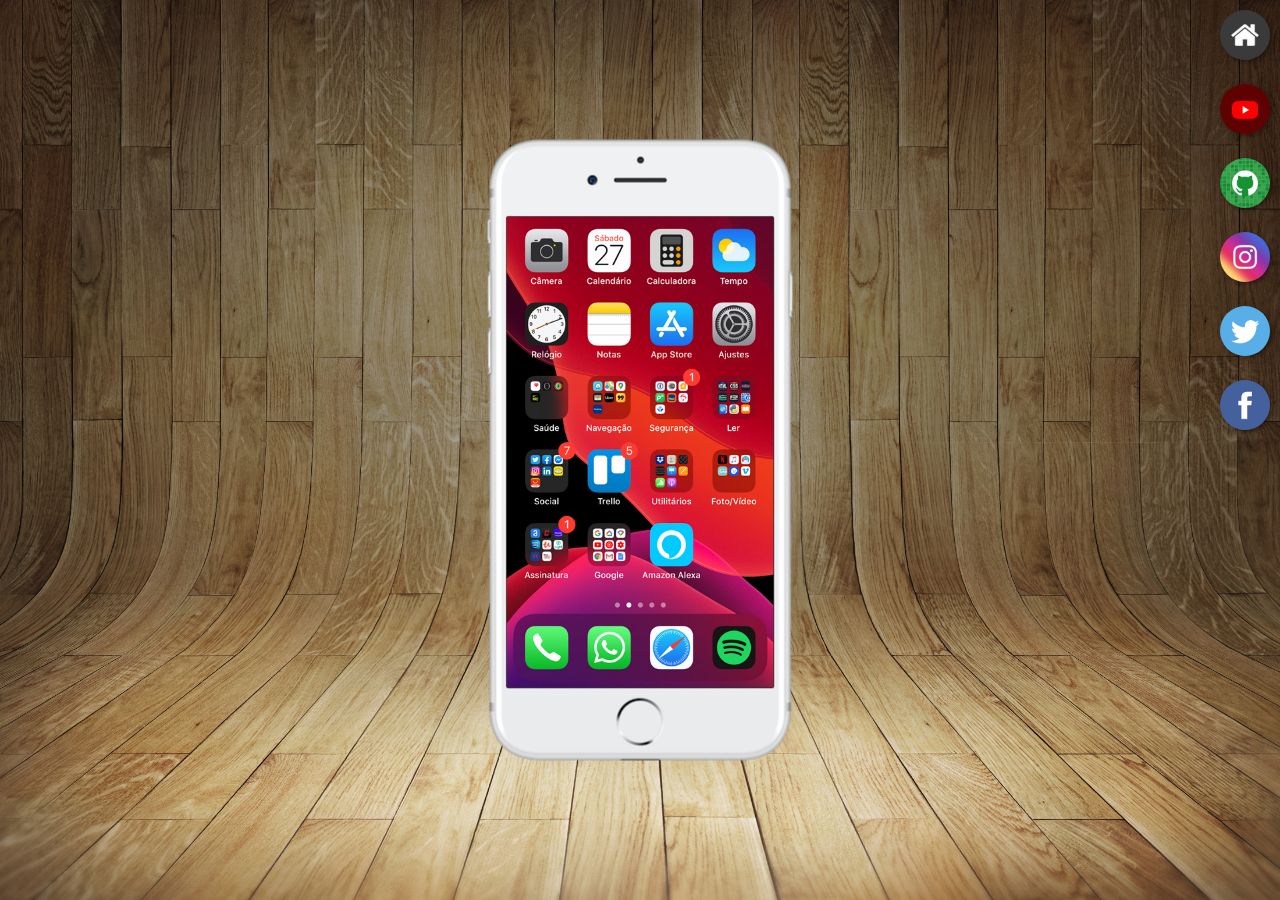
<file: index.html>
<!DOCTYPE html>
<html lang="pt-br">
<head>
    <meta charset="UTF-8">
    <meta name="viewport" content="width=device-width, initial-scale=1.0">
    <link rel="shortcut icon" href="favicon.ico" type="image/x-icon">
    <link rel="stylesheet" href="estilos/style.css">
    <title>Projeto Redes Sociais</title>
</head>
<body>
    <main>
        <section id="telefone">
            <iframe src="home.html" name="tela" id="tela" frameborder="0">
                Seu navegador não é compatível com isso.
            </iframe>
        </section>
        <section id="redes-sociais">
            <a href="home.html" target="tela"><img src="imagens/logo-home.jpg" alt="Home"></a> <br>
            <a href="youtube.html" target="tela"><img src="imagens/logo-youtube.jpg" alt="Youtube"></a> <br>
            <a href="github.html" target="tela"><img src="imagens/logo-github.jpg" alt="GitHub"></a> <br>
            <a href="instagrm.html" target="tela"><img src="imagens/logo-instagram.jpg" alt="Instagram"></a> <br>
            <a href="twitter.html" target="tela"><img src="imagens/logo-twitter.jpg" alt="Twitte"></a> <br>
            <a href="fecebook.html" target="tela"><img src="imagens/logo-facebook.jpg" alt="Fecebook"></a>
        </section>
    </main>
</body>
</html>
</file>
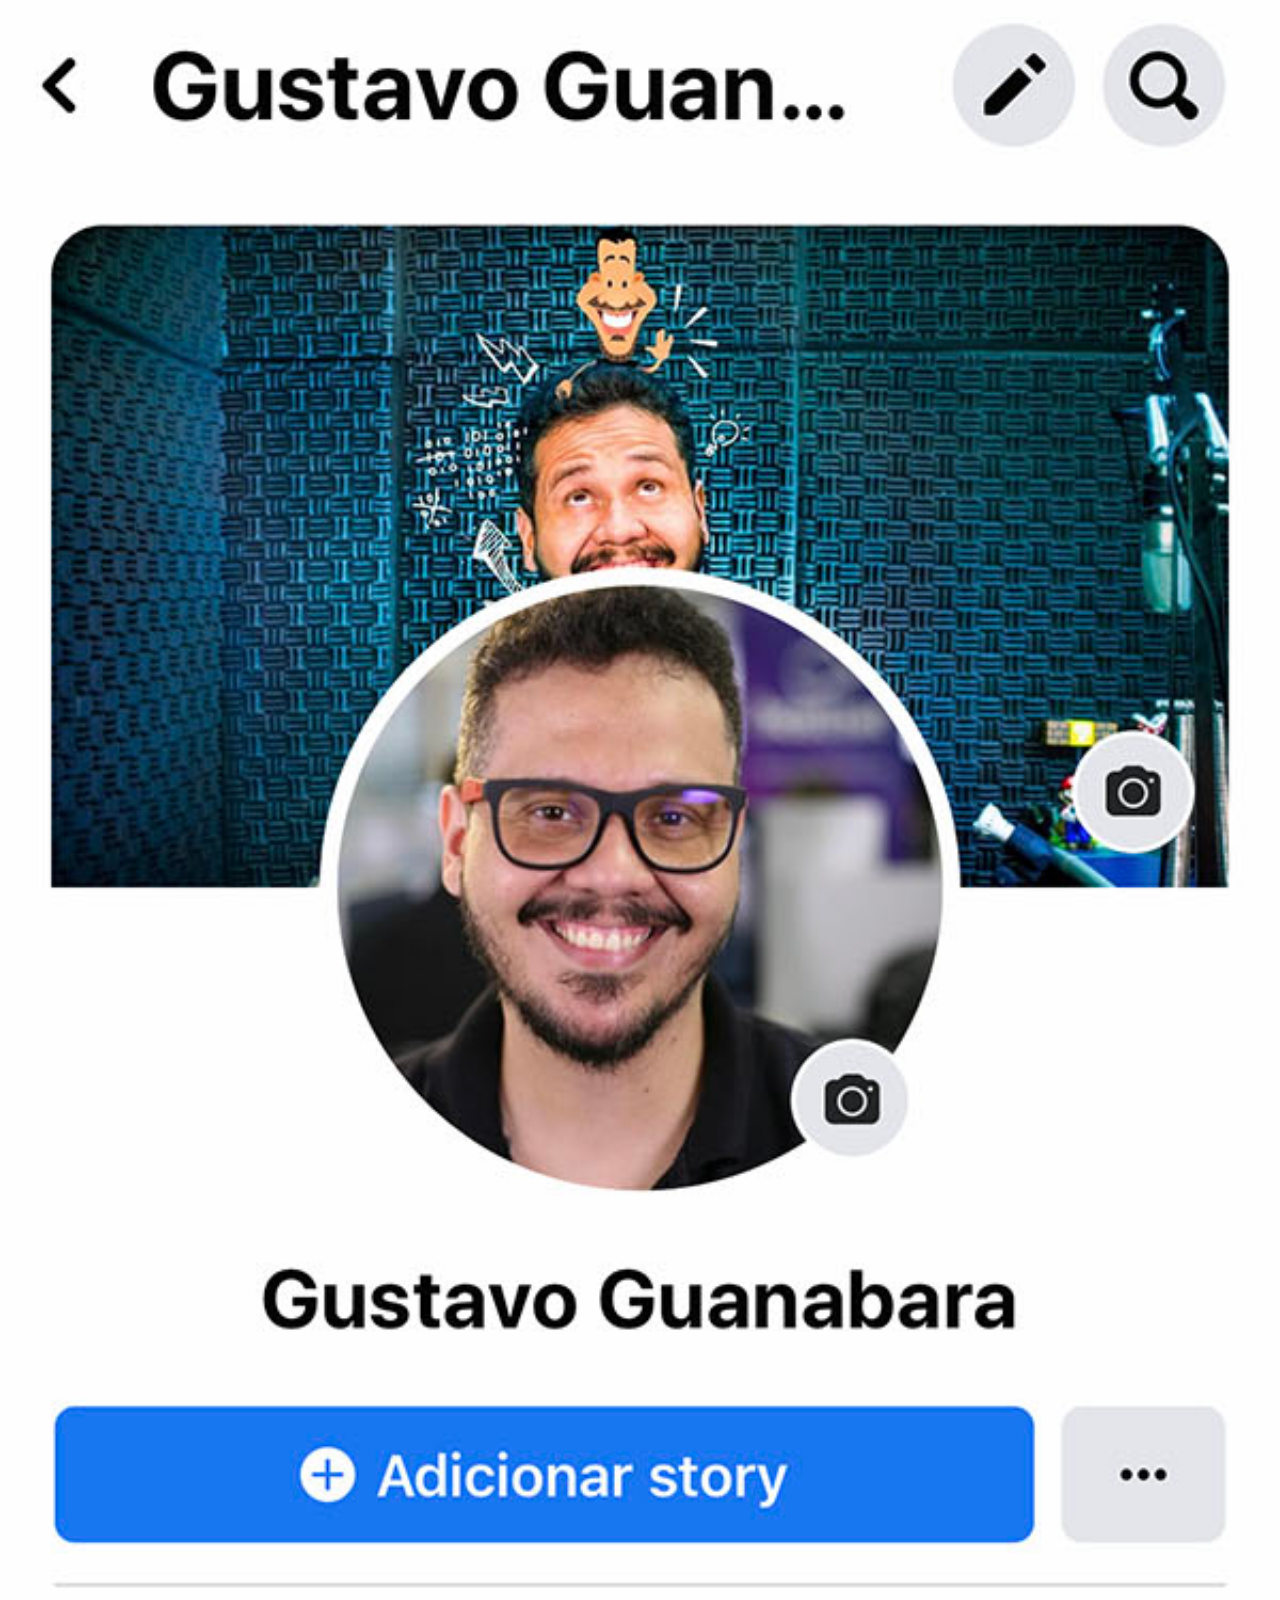
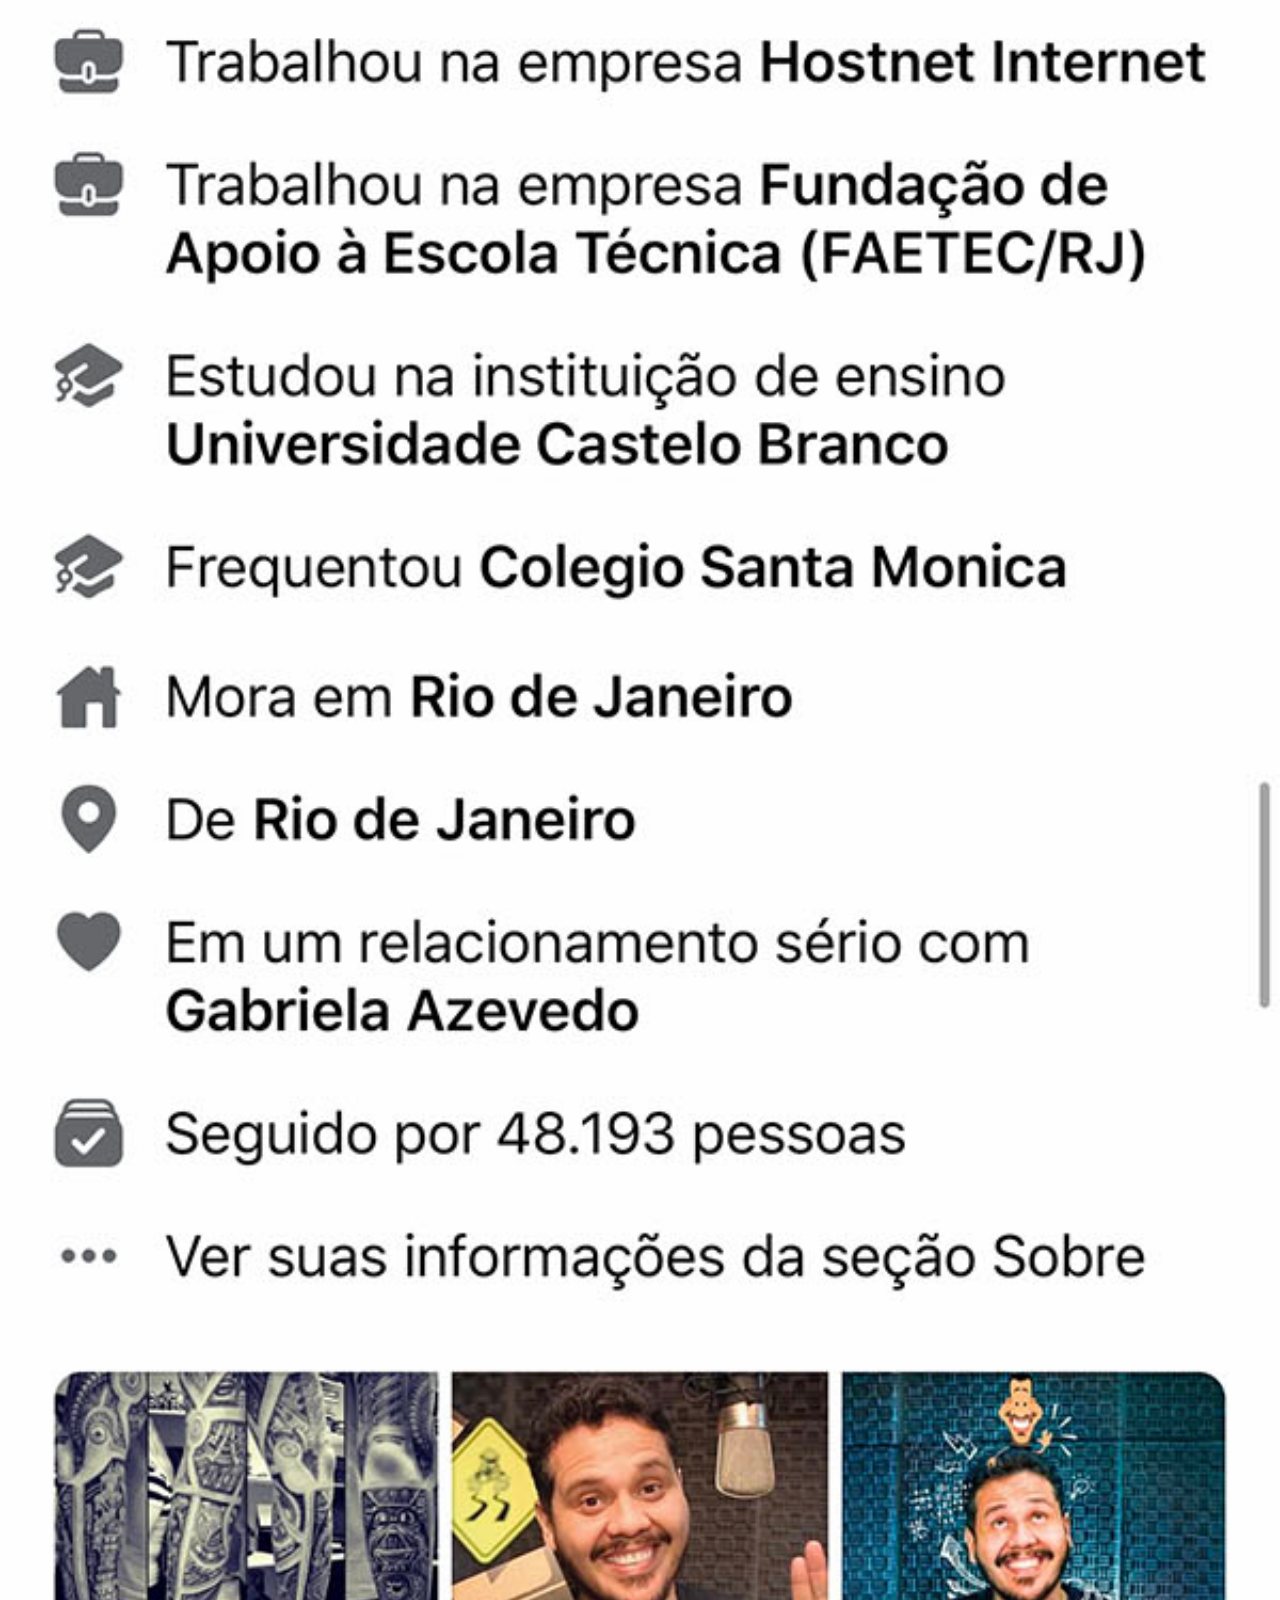
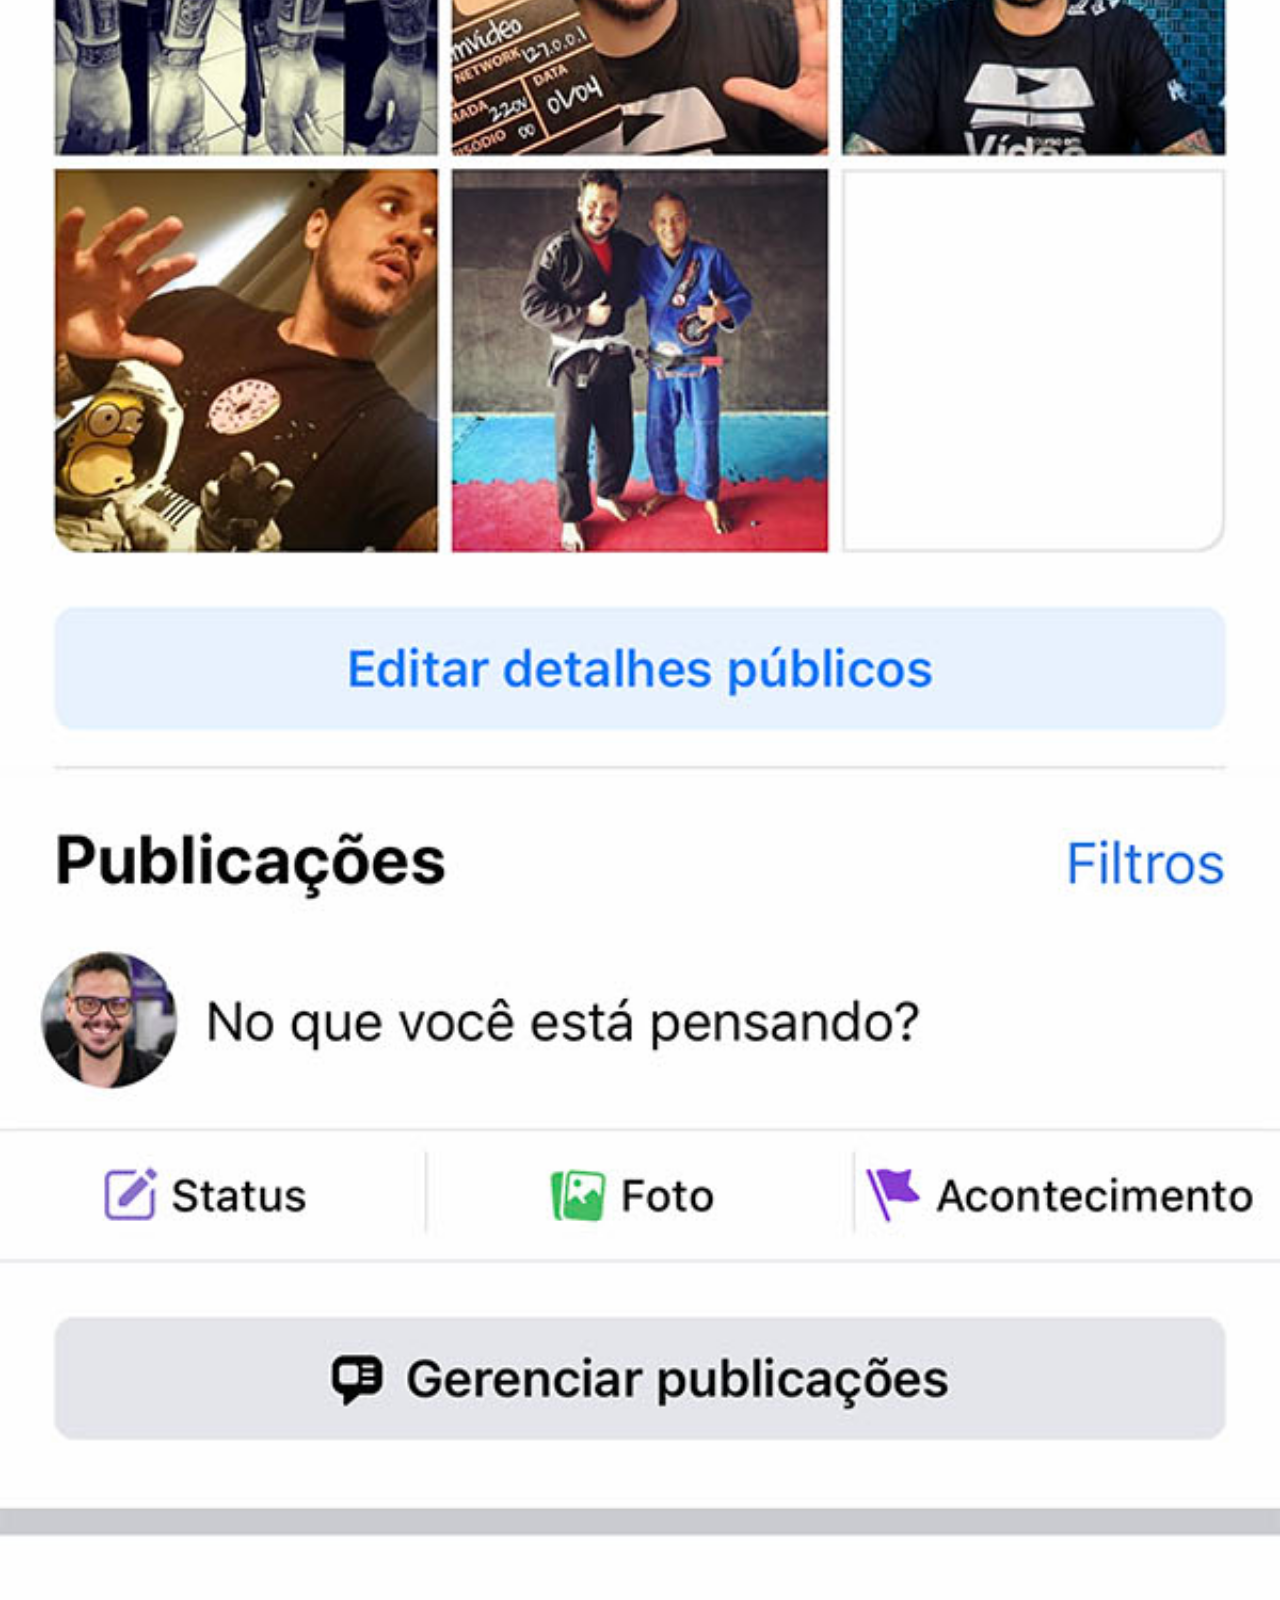
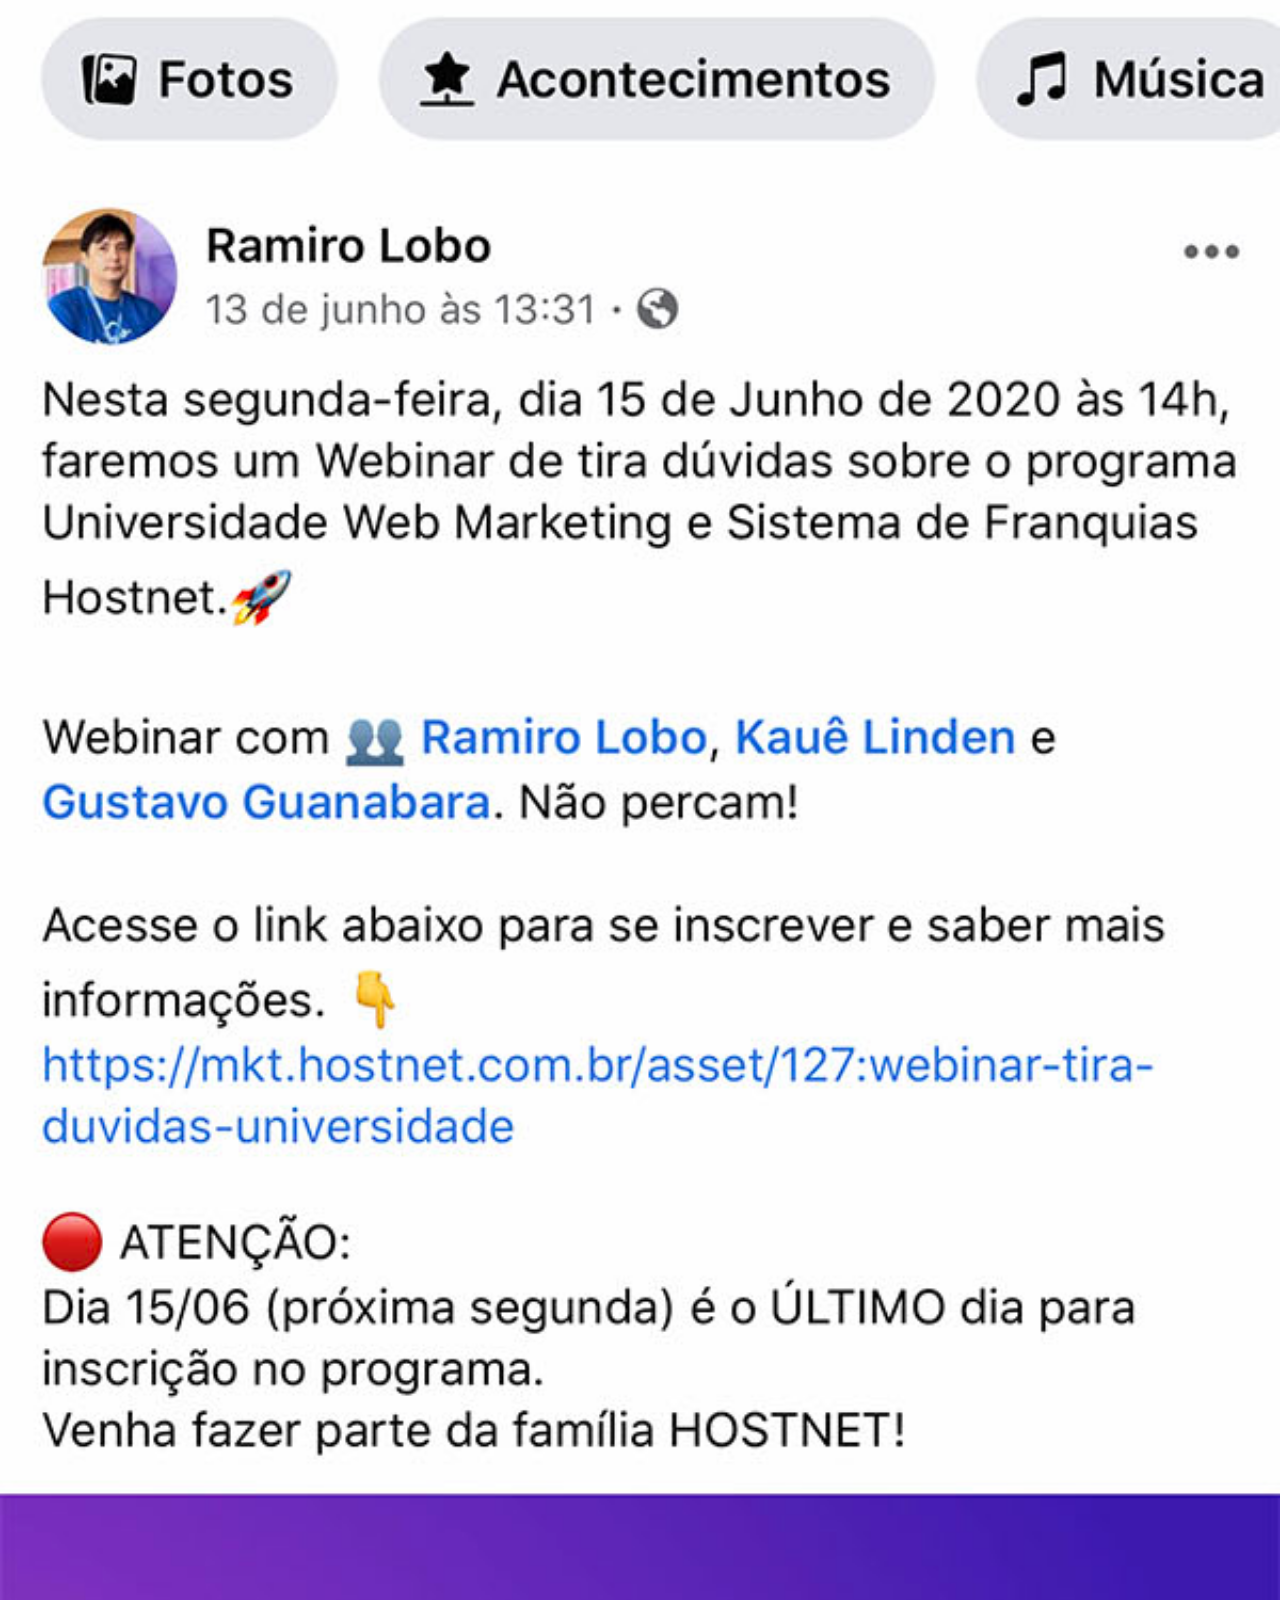
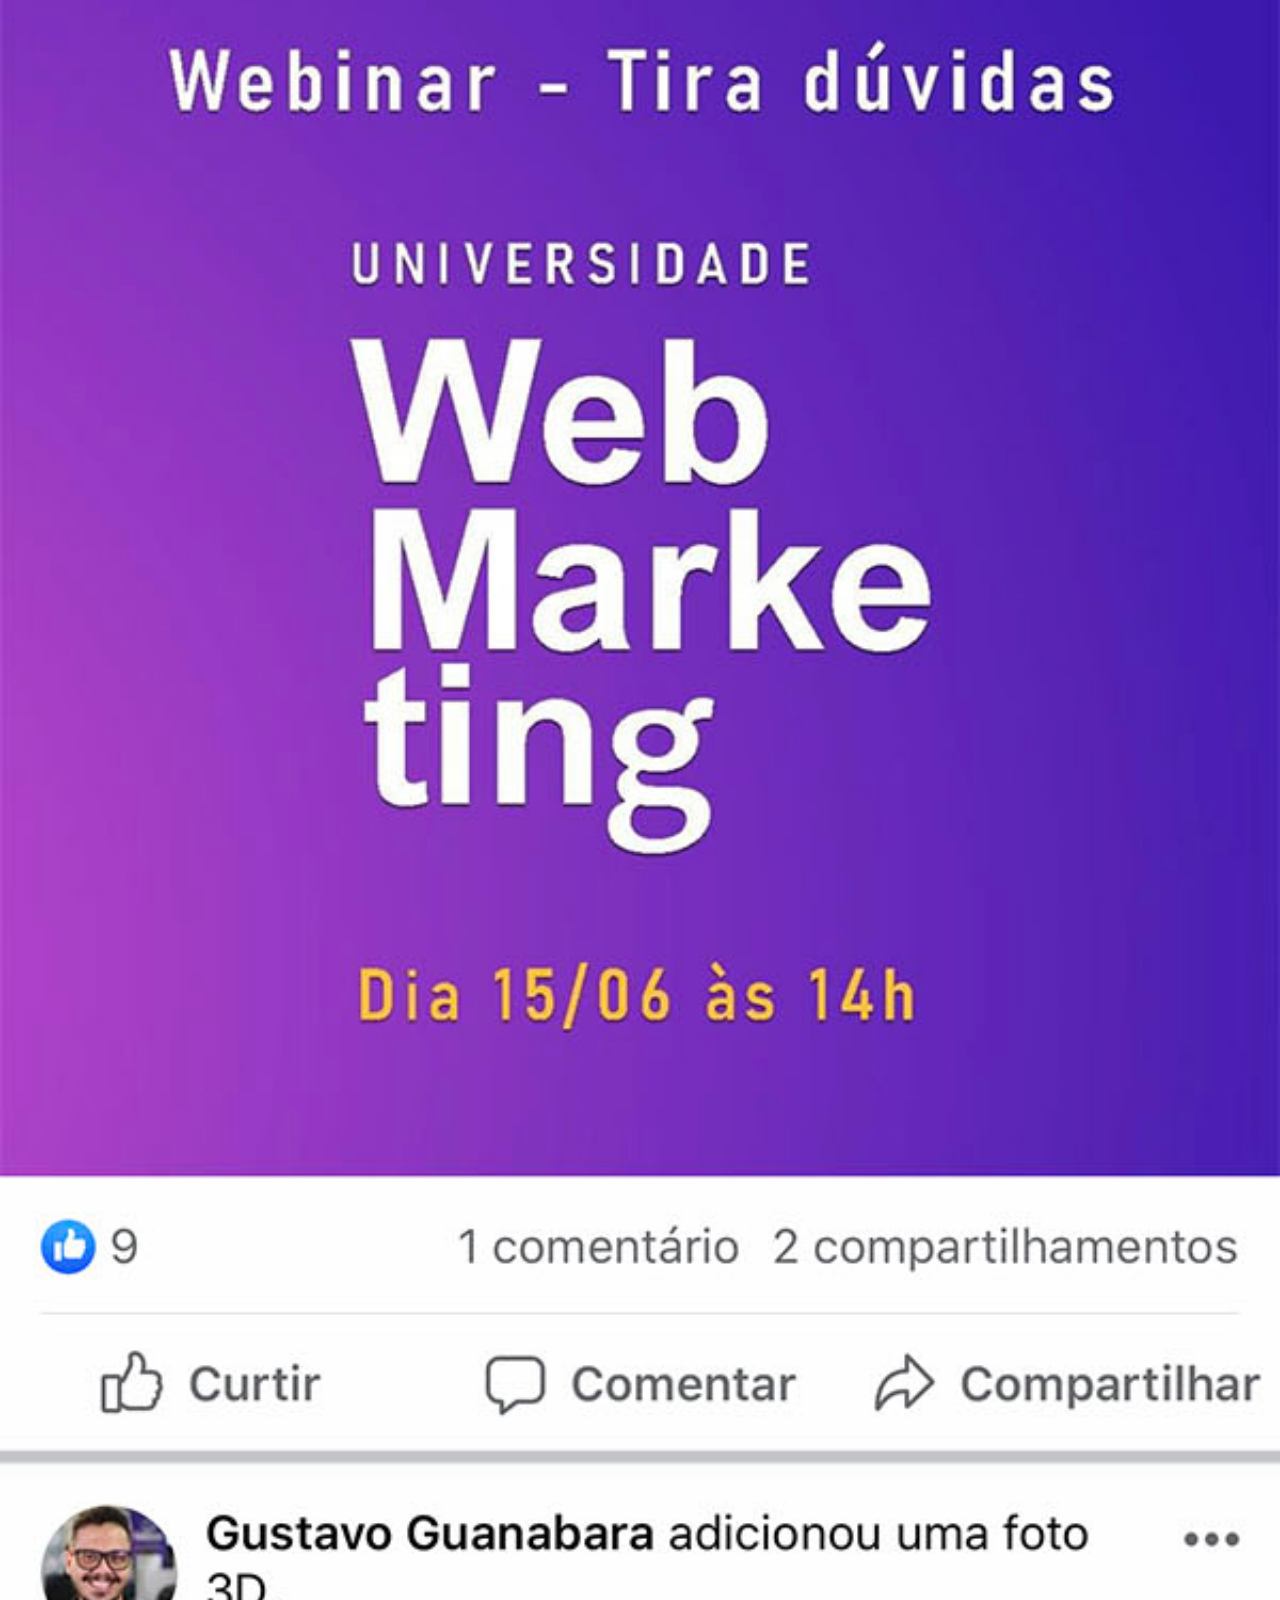
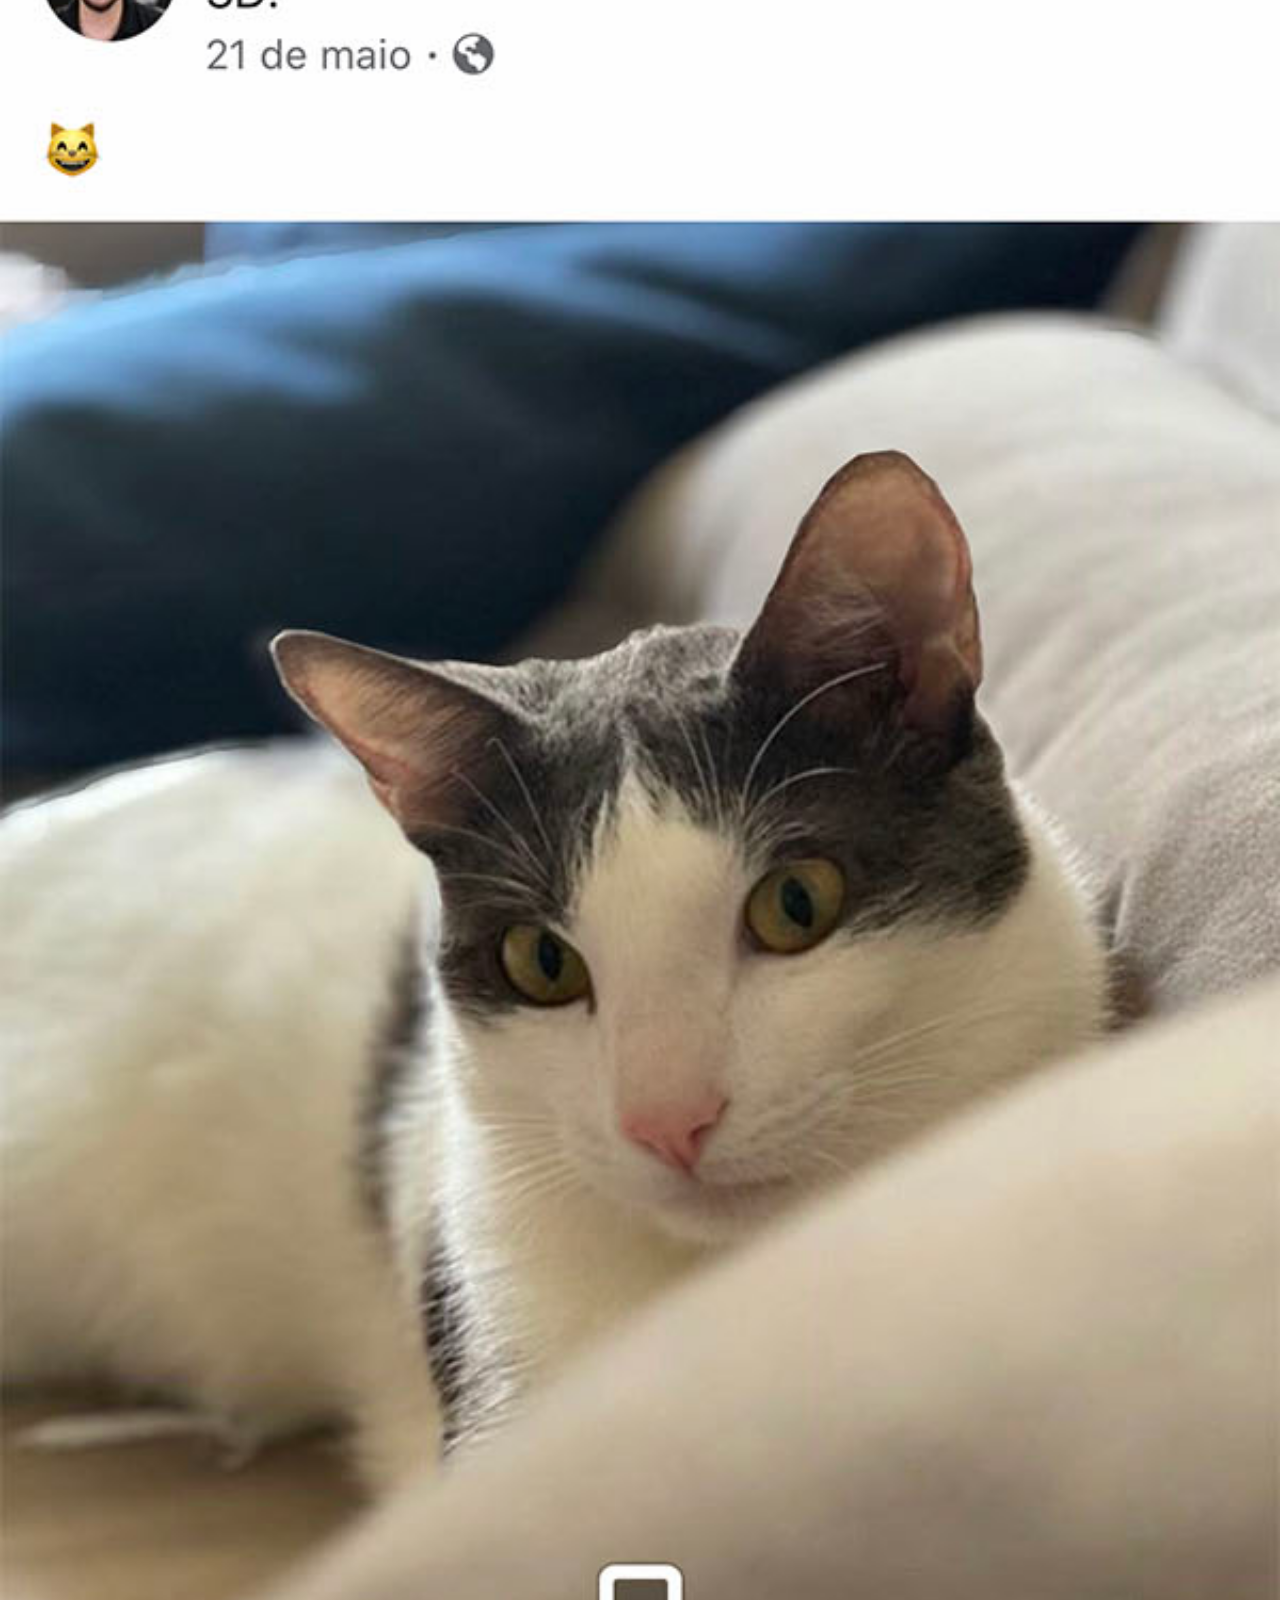
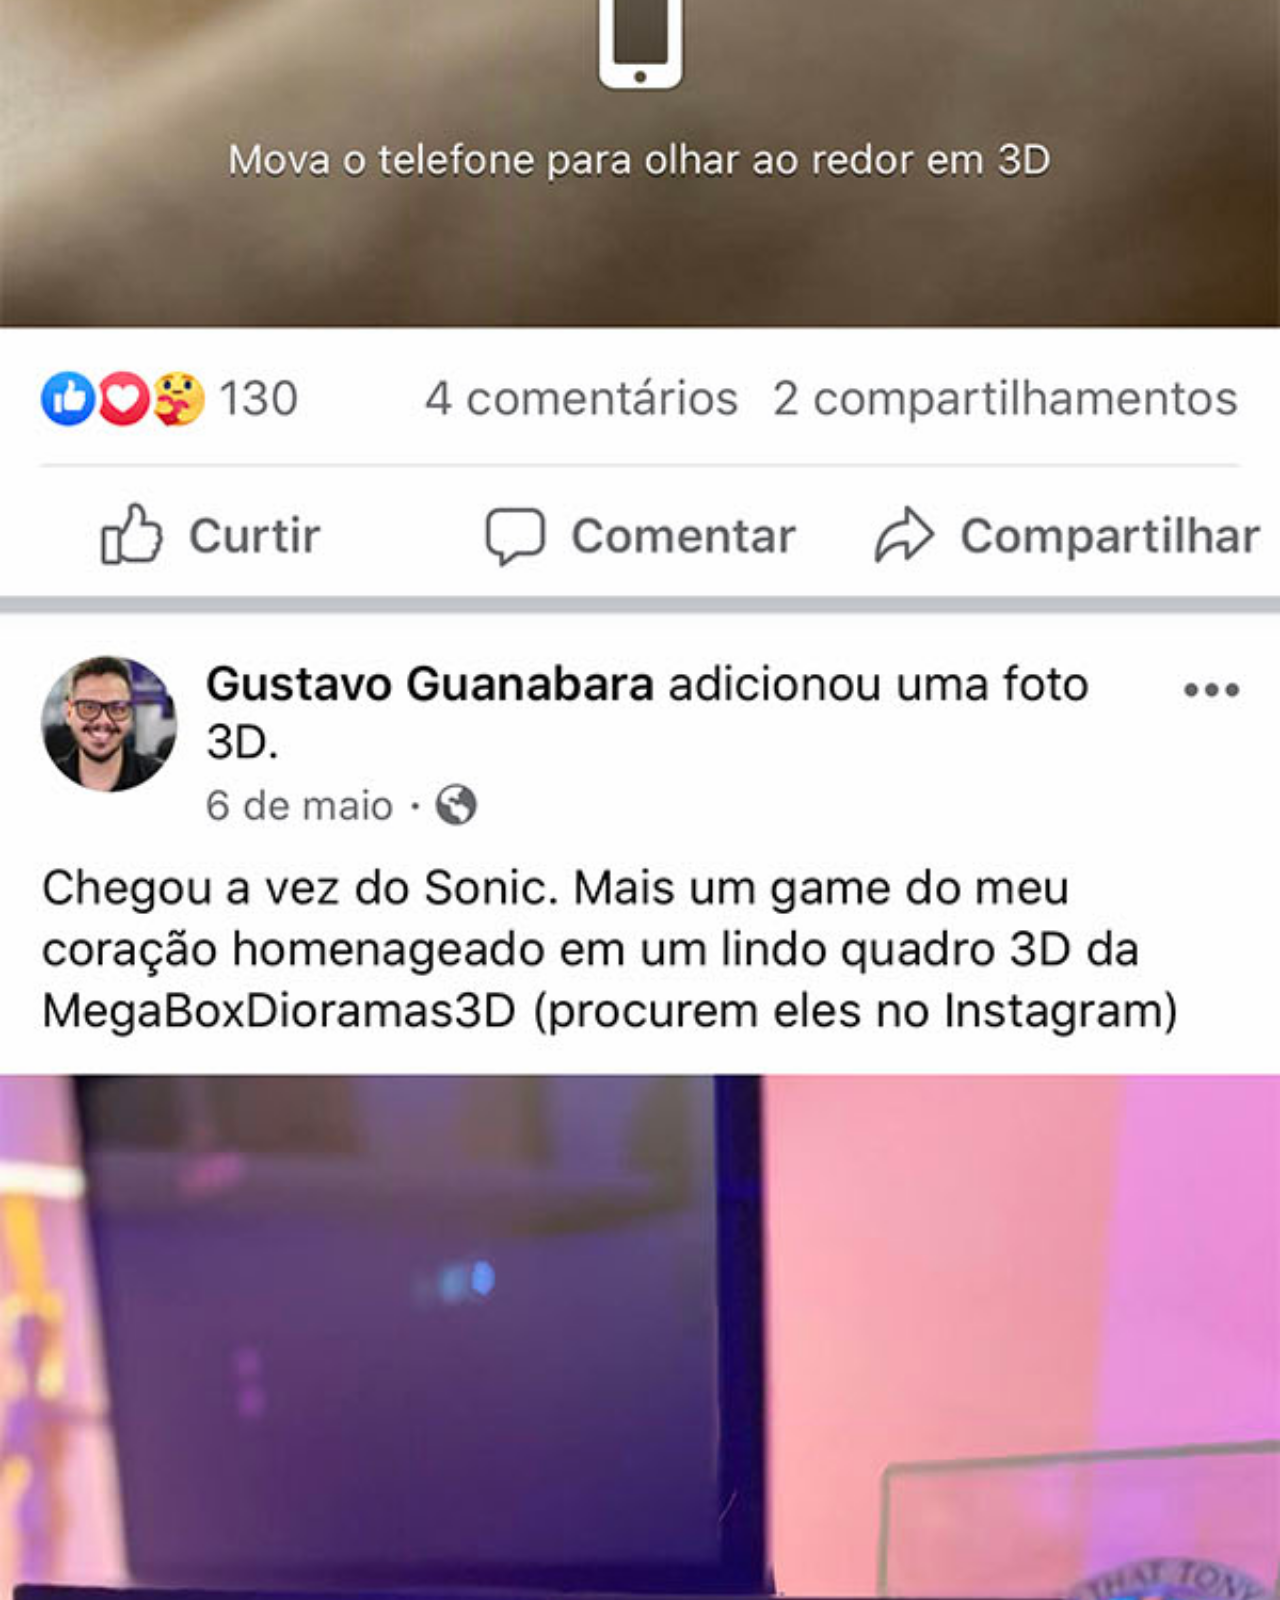
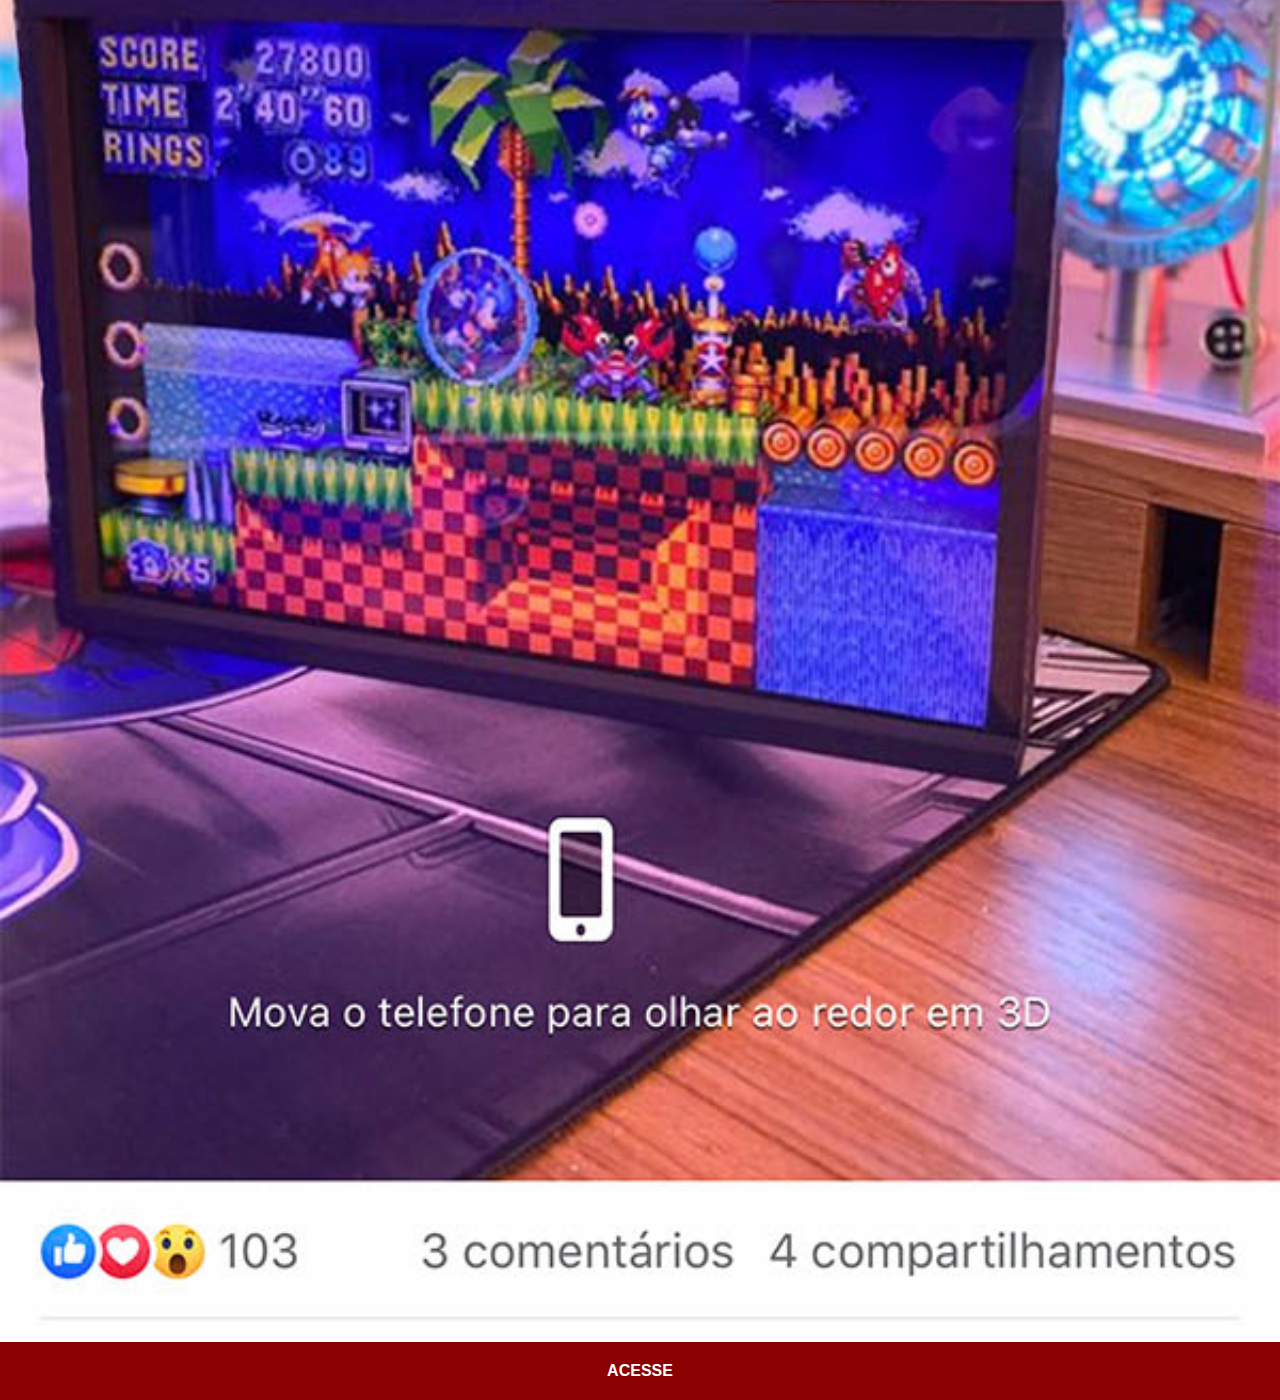
<file: fecebook.html>
<!DOCTYPE html>
<html lang="pt-br">
<head>
    <meta charset="UTF-8">
    <meta name="viewport" content="width=device-width, initial-scale=1.0">
    <title>Fecebook</title>
    <link rel="stylesheet" href="estilos/social.css">
</head>
<body>
    <img src="imagens/tela-facebook.jpg" alt="Fecebook">
    <a href="https://www.facebook.com/gustavoguanabara/?locale=pt_PT" target="_blank">ACESSE</a>
</body>
</html>
</file>
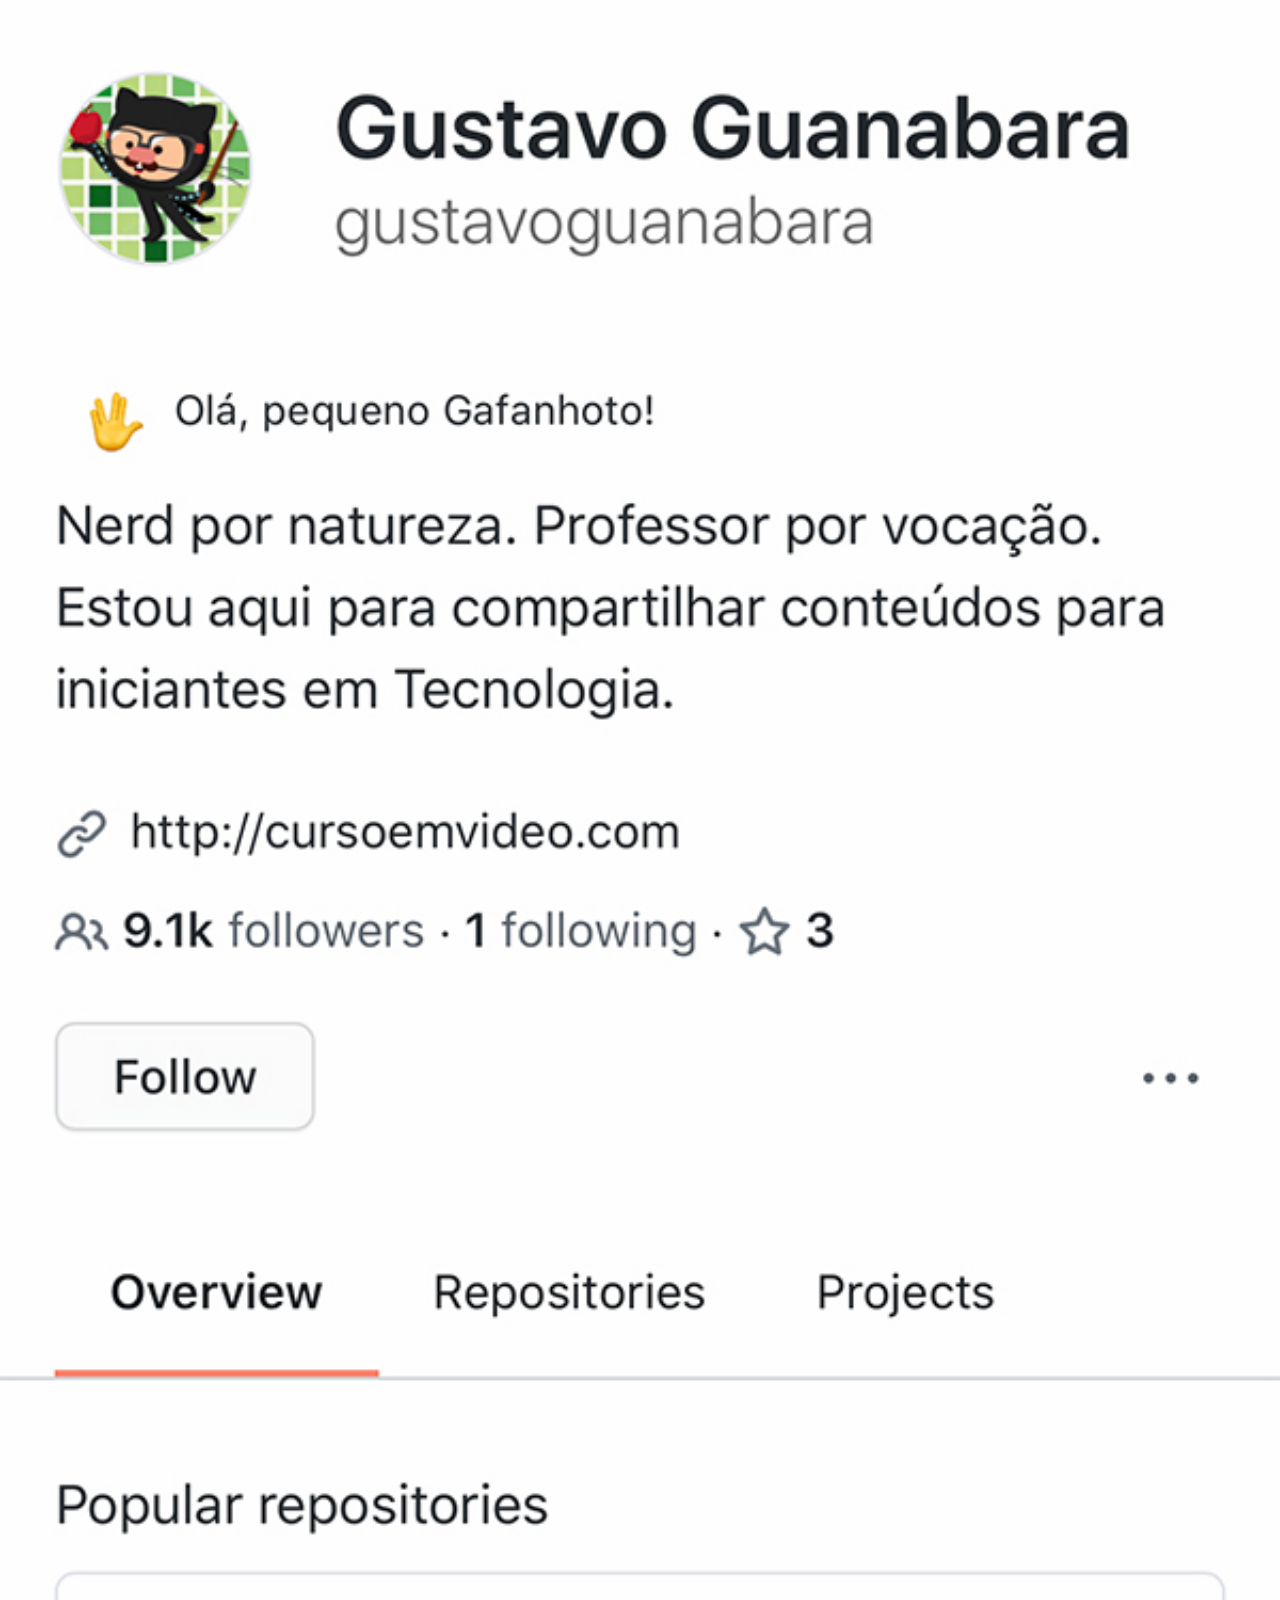
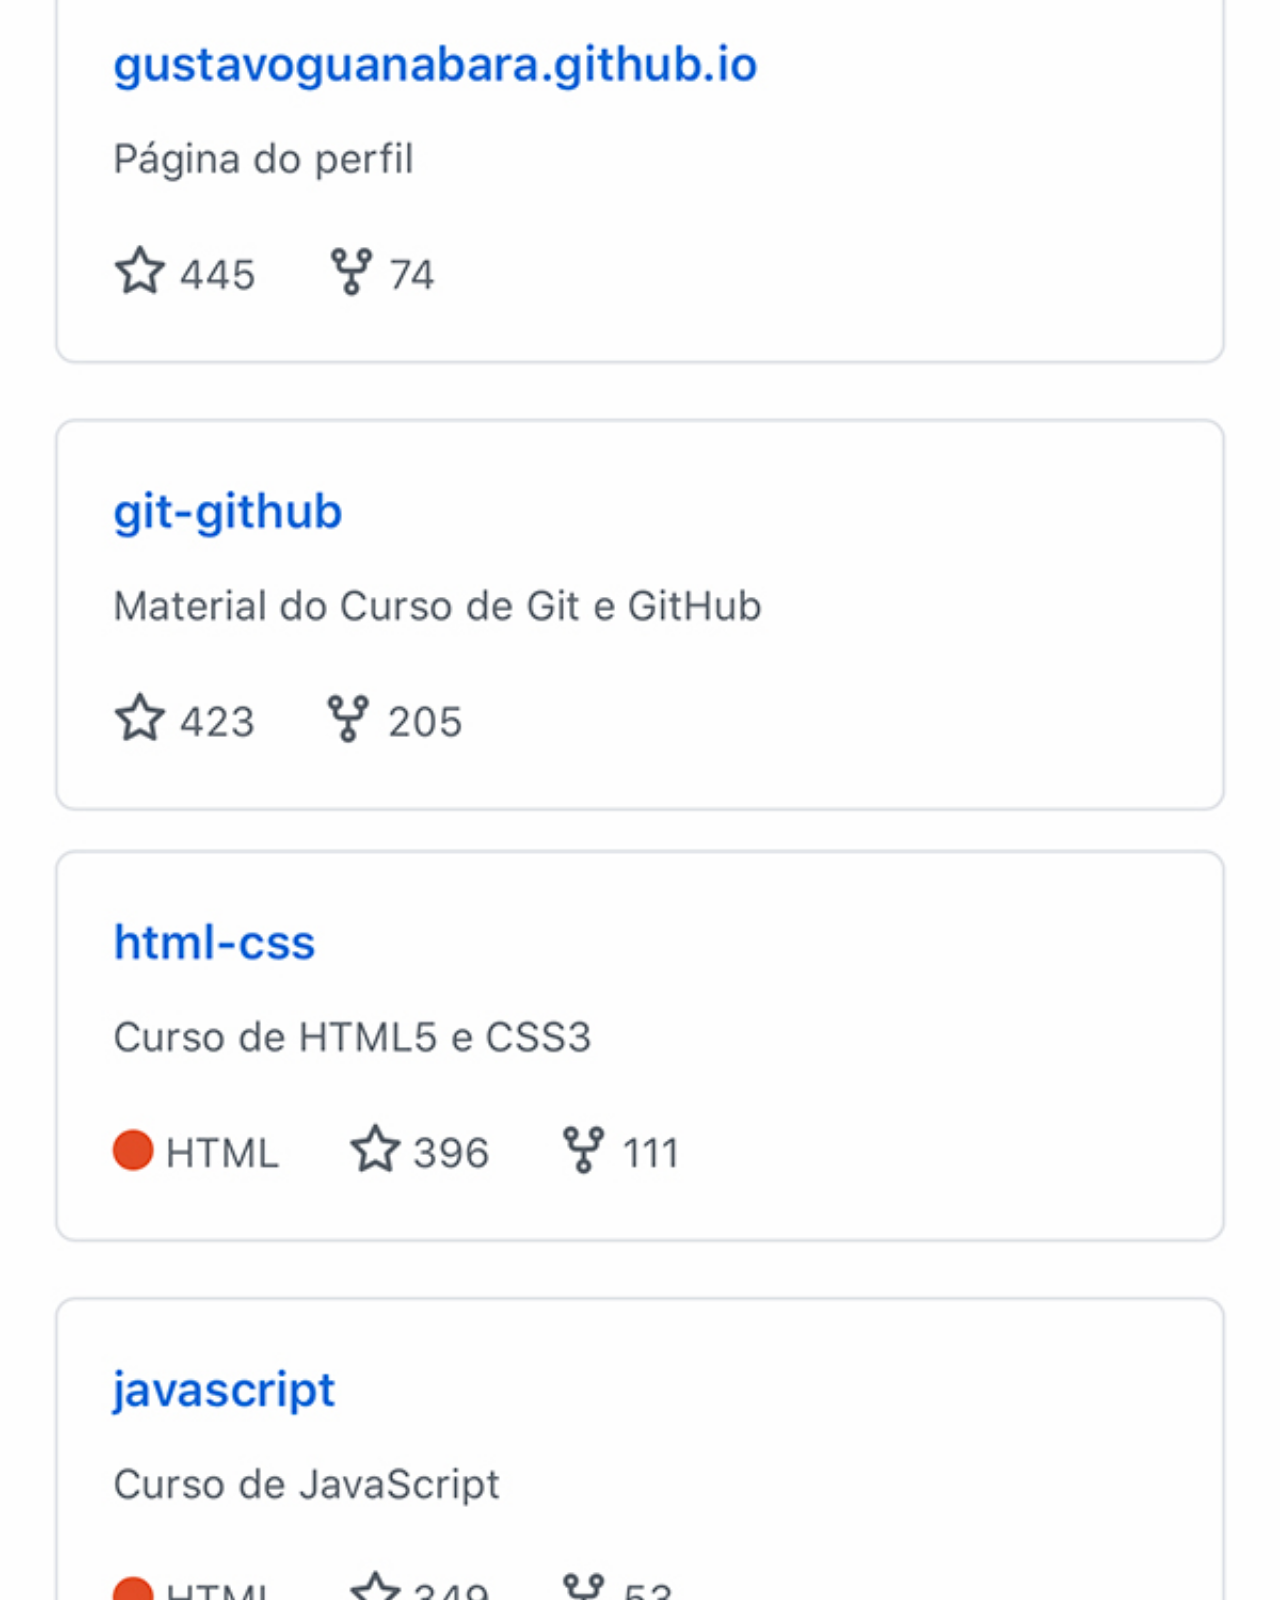
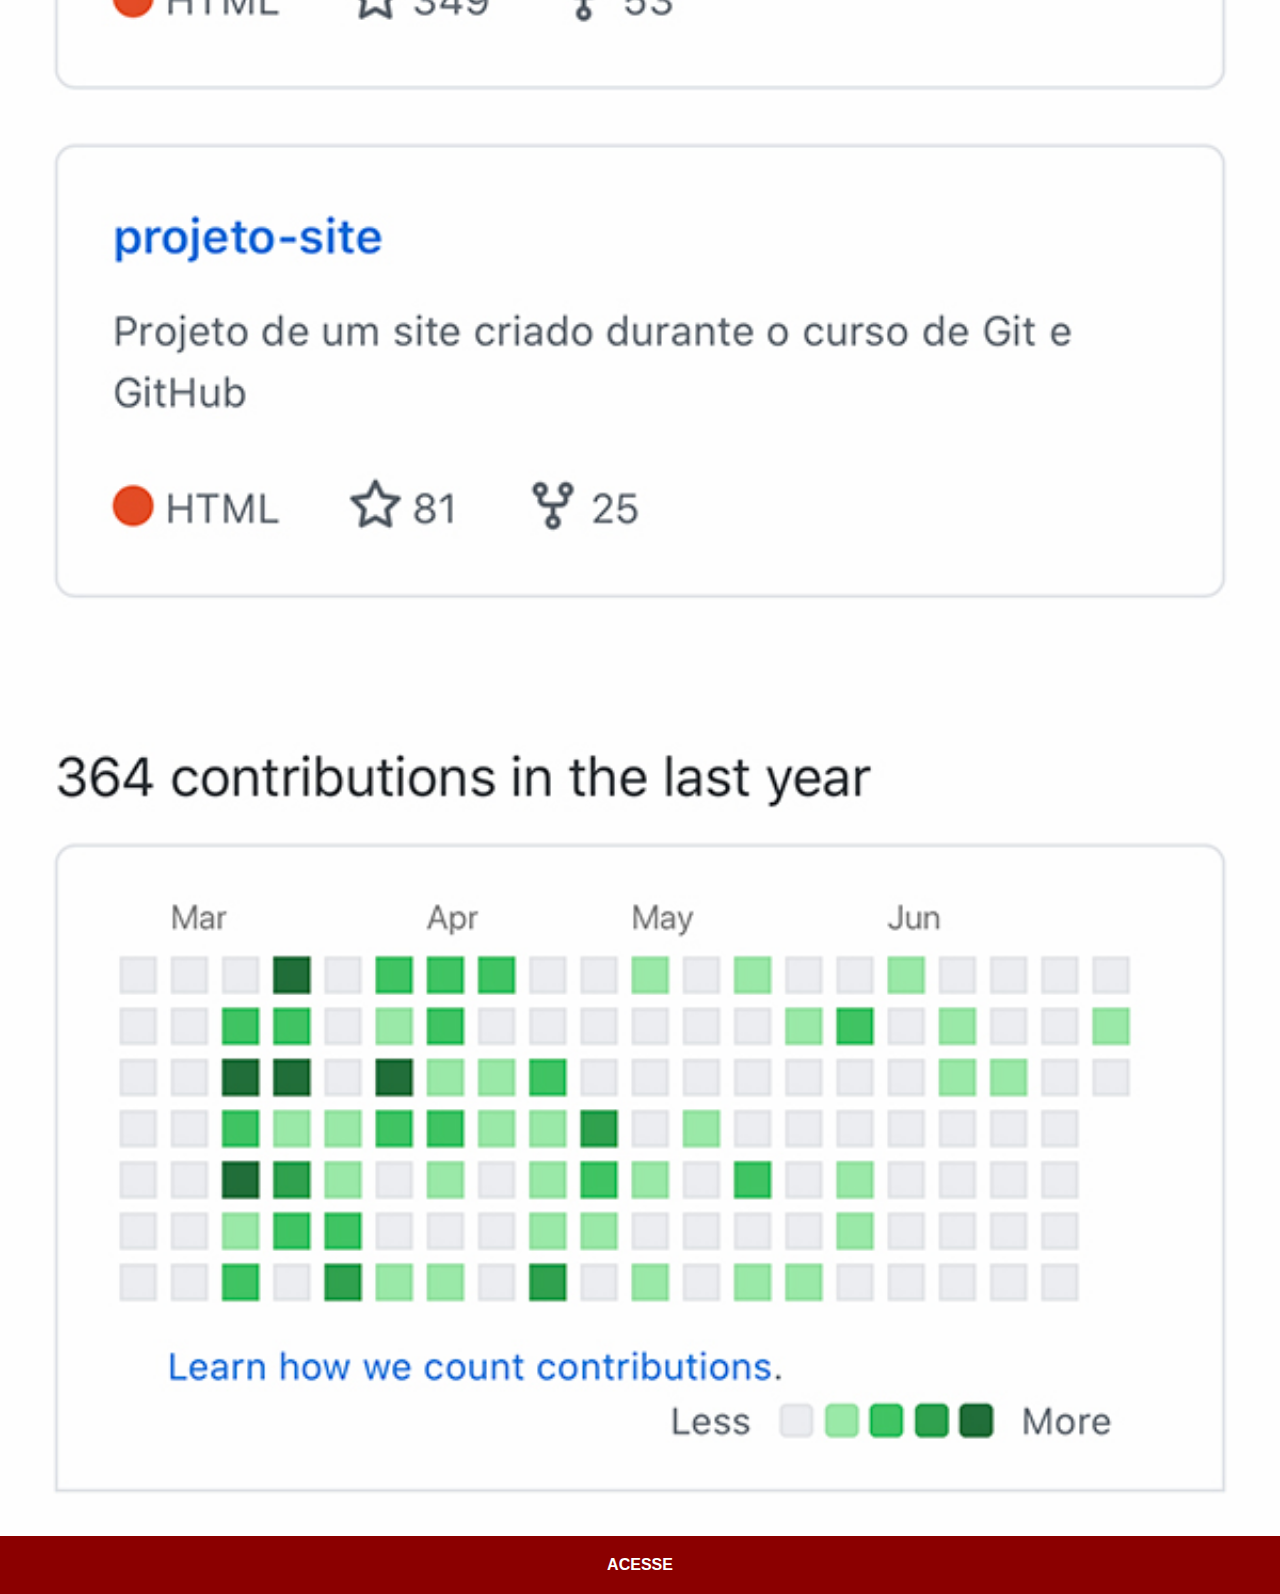
<file: github.html>
<!DOCTYPE html>
<html lang="en">
<head>
    <meta charset="UTF-8">
    <meta name="viewport" content="width=device-width, initial-scale=1.0">
    <title>GitHub</title>
    <link rel="stylesheet" href="estilos/social.css">
</head>
<body>
    <img src="imagens/tela-github.jpg" alt="GitHub">
    <a href="https://github.com/gustavoguanabara" target="_blank">ACESSE</a>
</body>
</html>
</file>
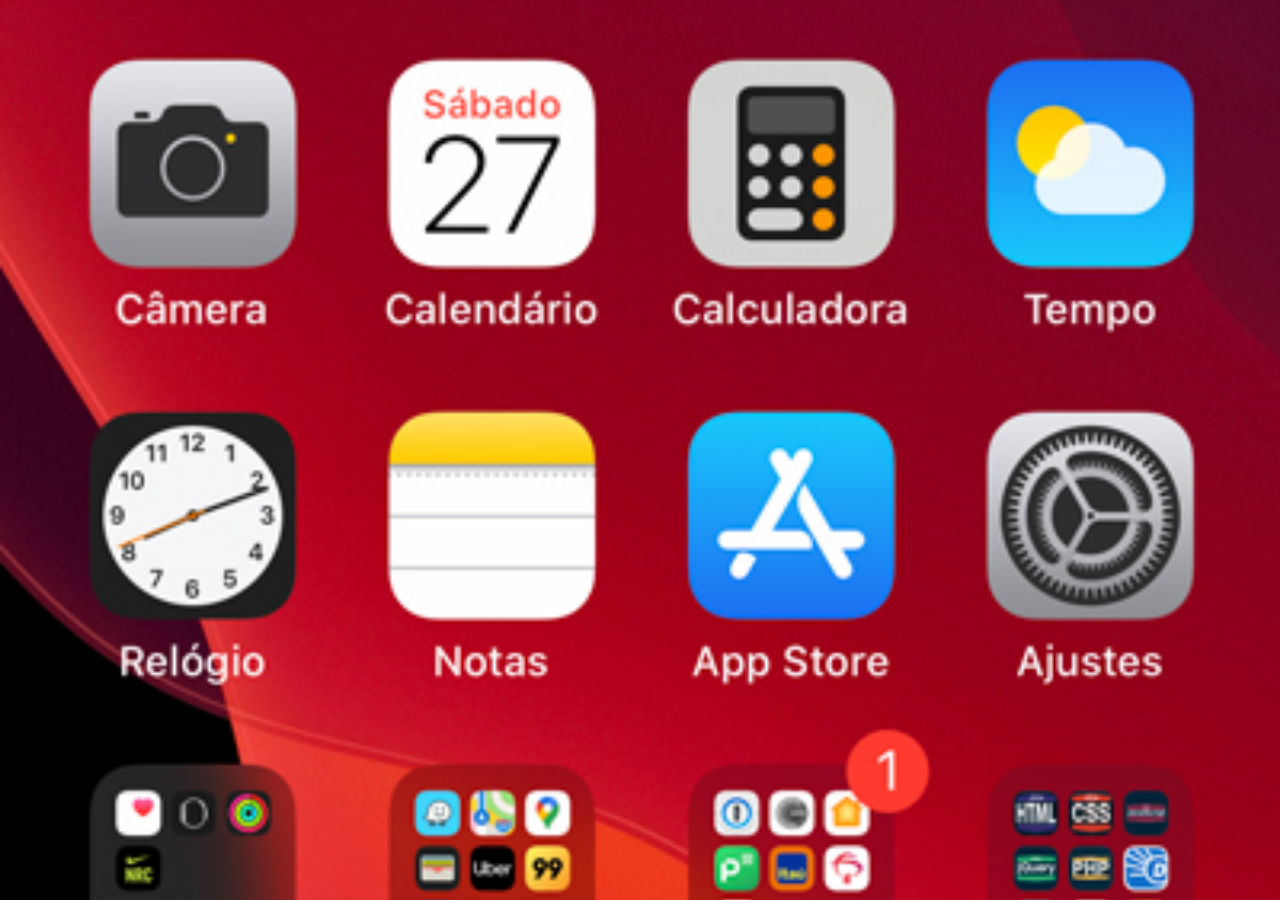
<file: home.html>
<!DOCTYPE html>
<html lang="pt-br">
<head>
    <meta charset="UTF-8">
    <meta name="viewport" content="width=device-width, initial-scale=1.0">
    <title>Home</title>
    <style>
        *{
            margin: 0px;
            padding: 0px;
        }
    
        body{
            width: 100vw;
            height: 100vh;
            background: black url('imagens/tela-home.jpg') no-repeat top center;
            background-size: cover;
        }
    </style>
</head>
<body>
    
</body>
</html>
</file>
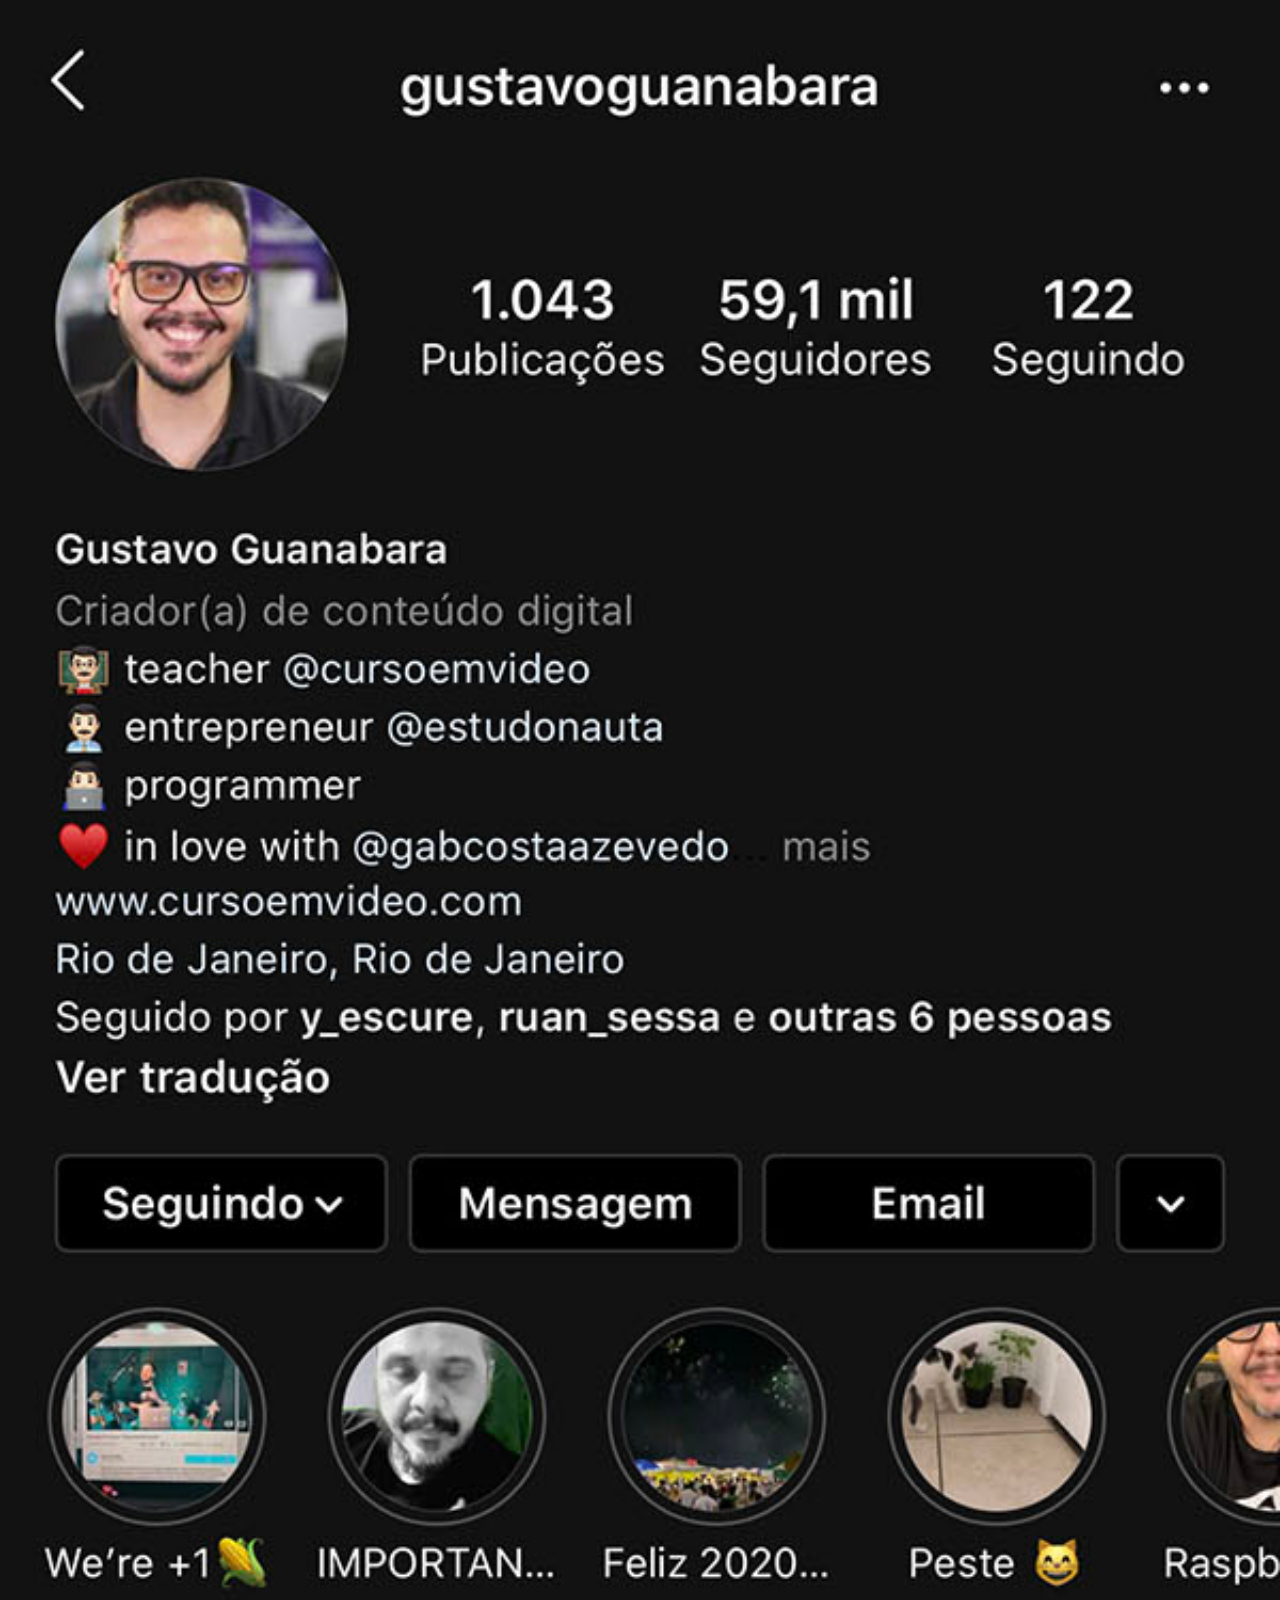
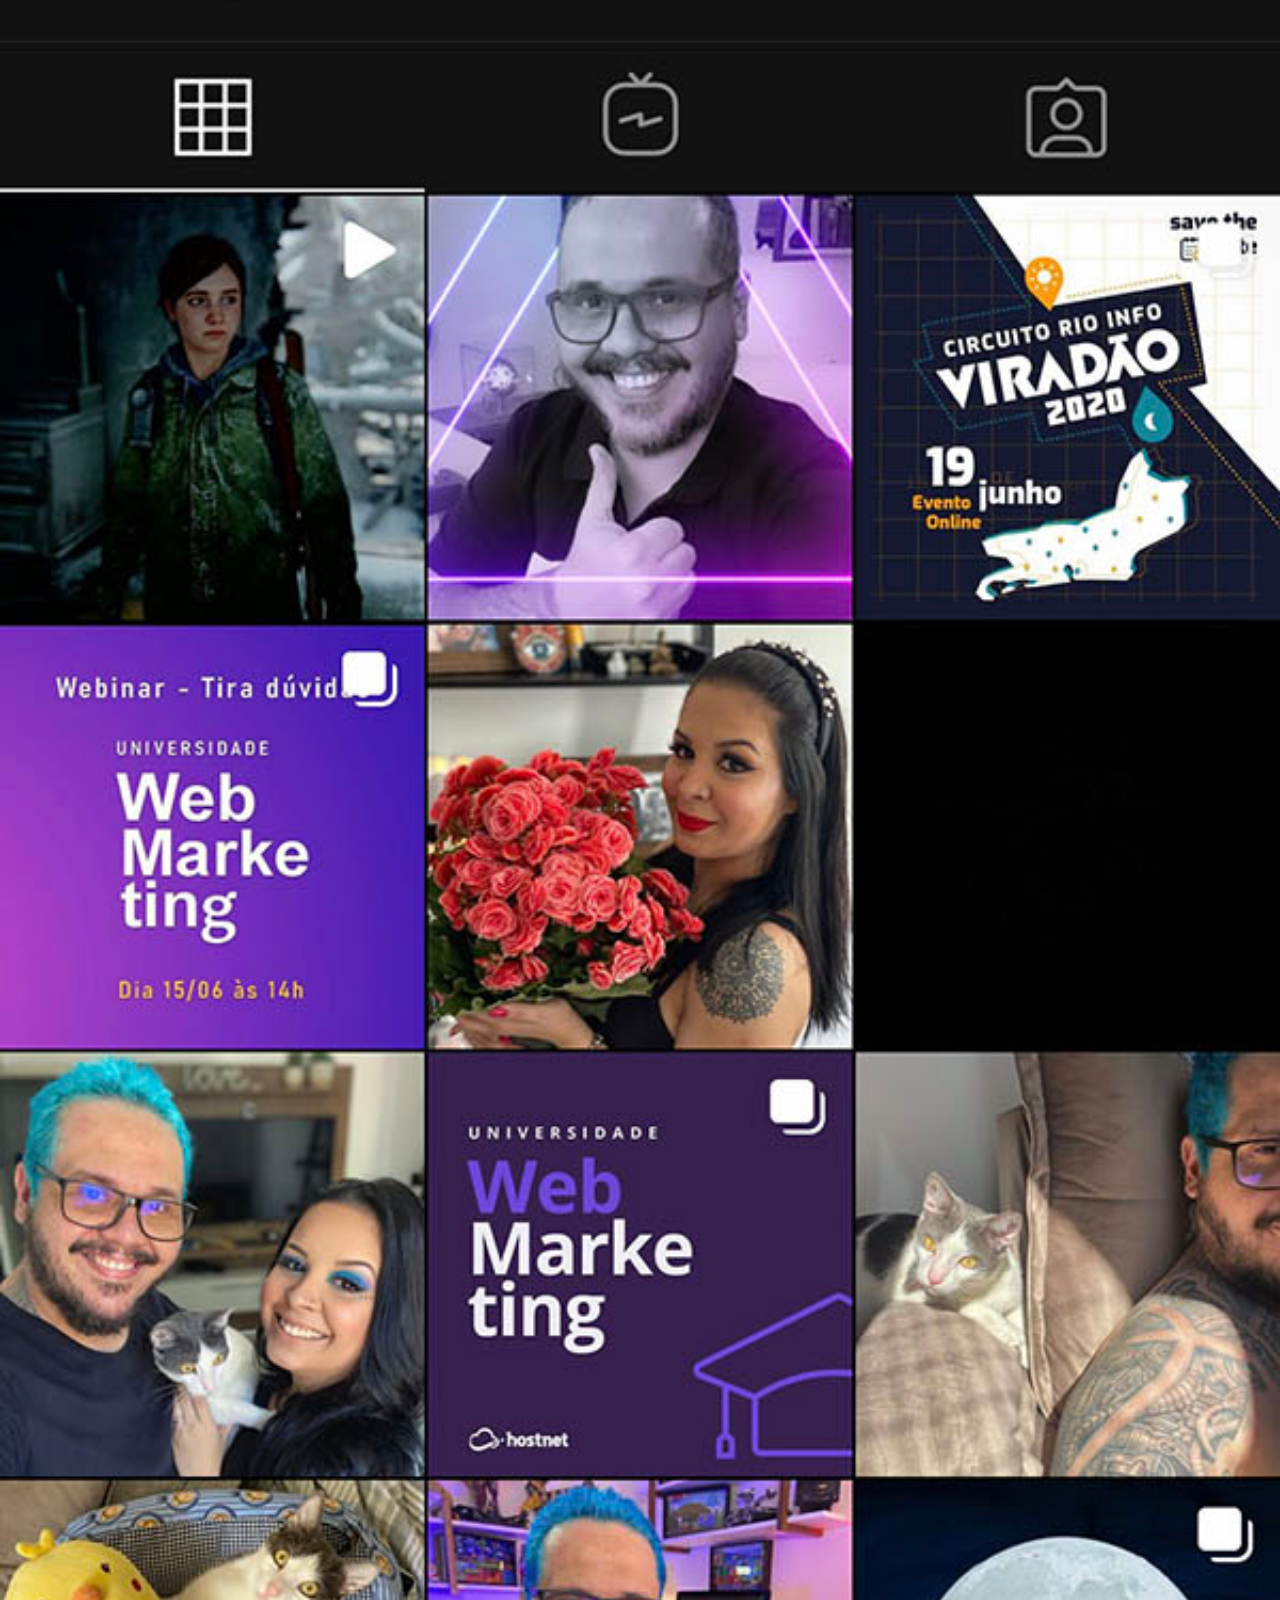
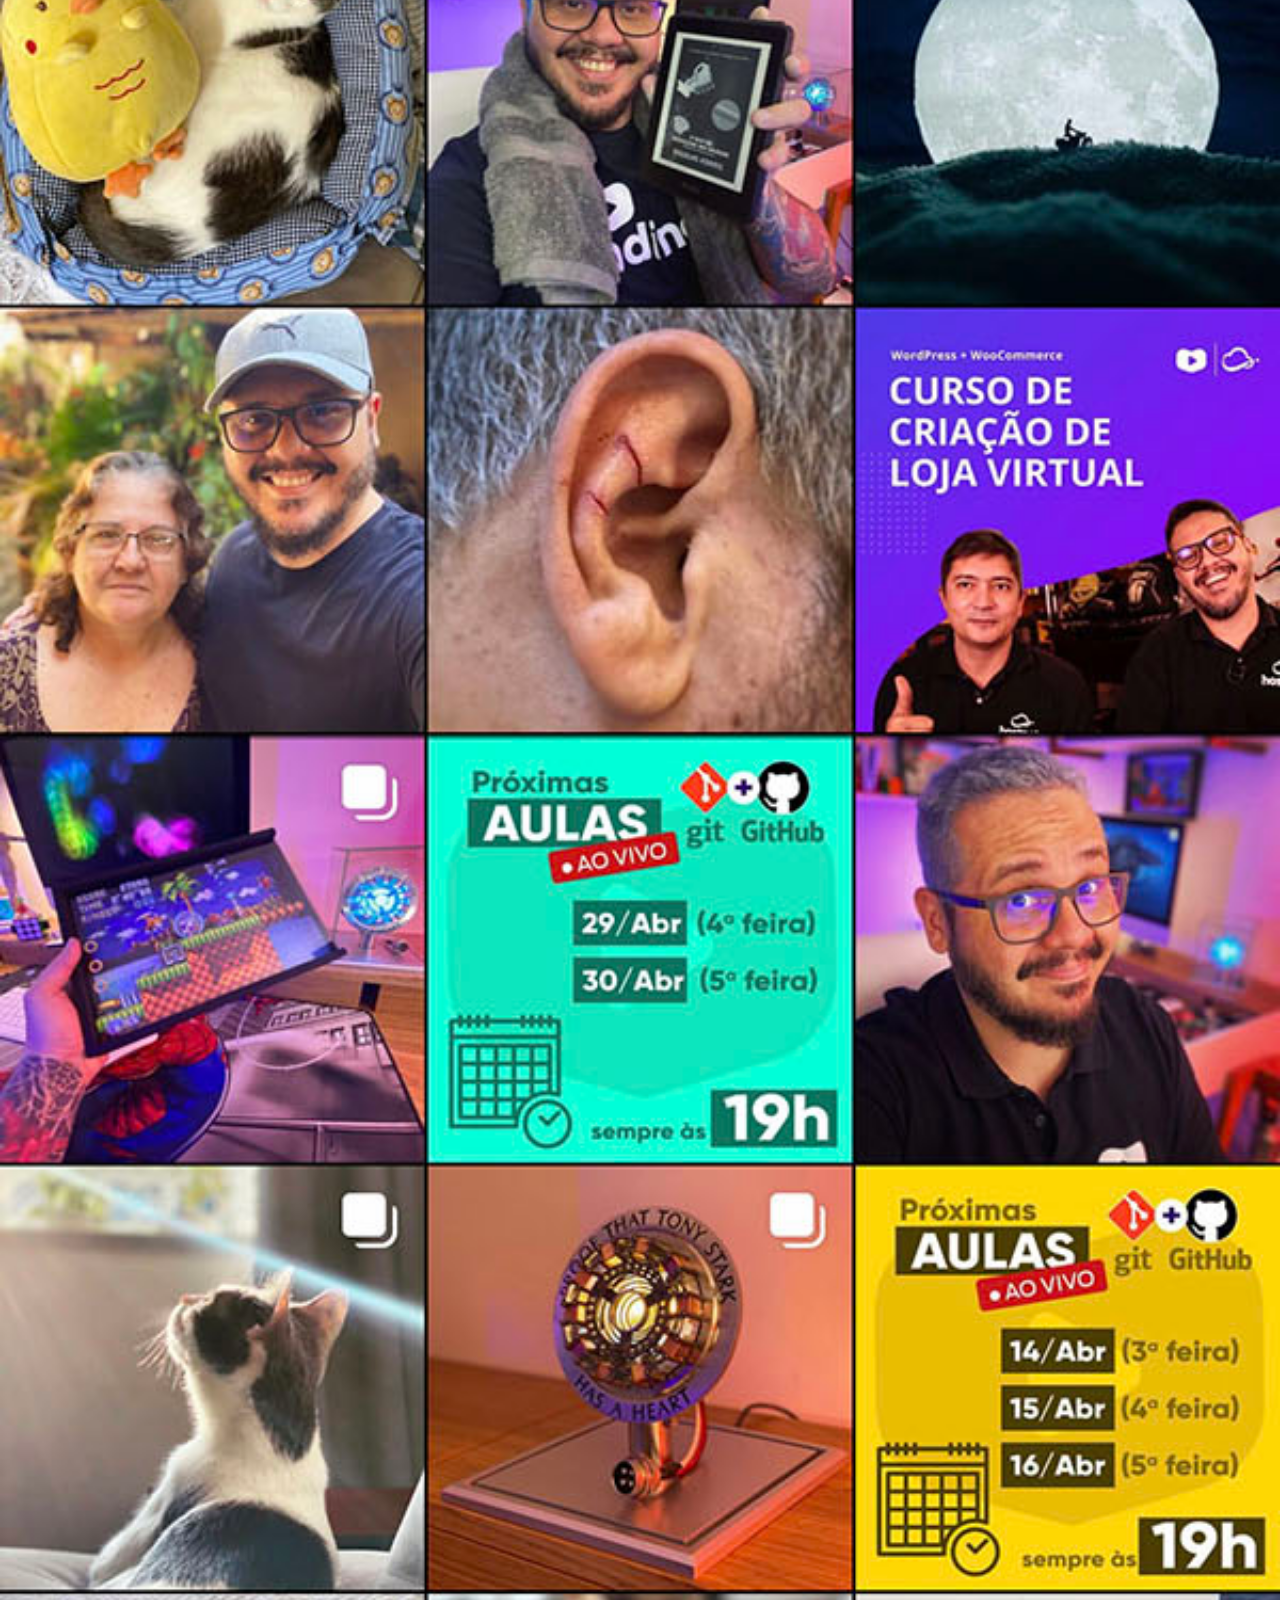
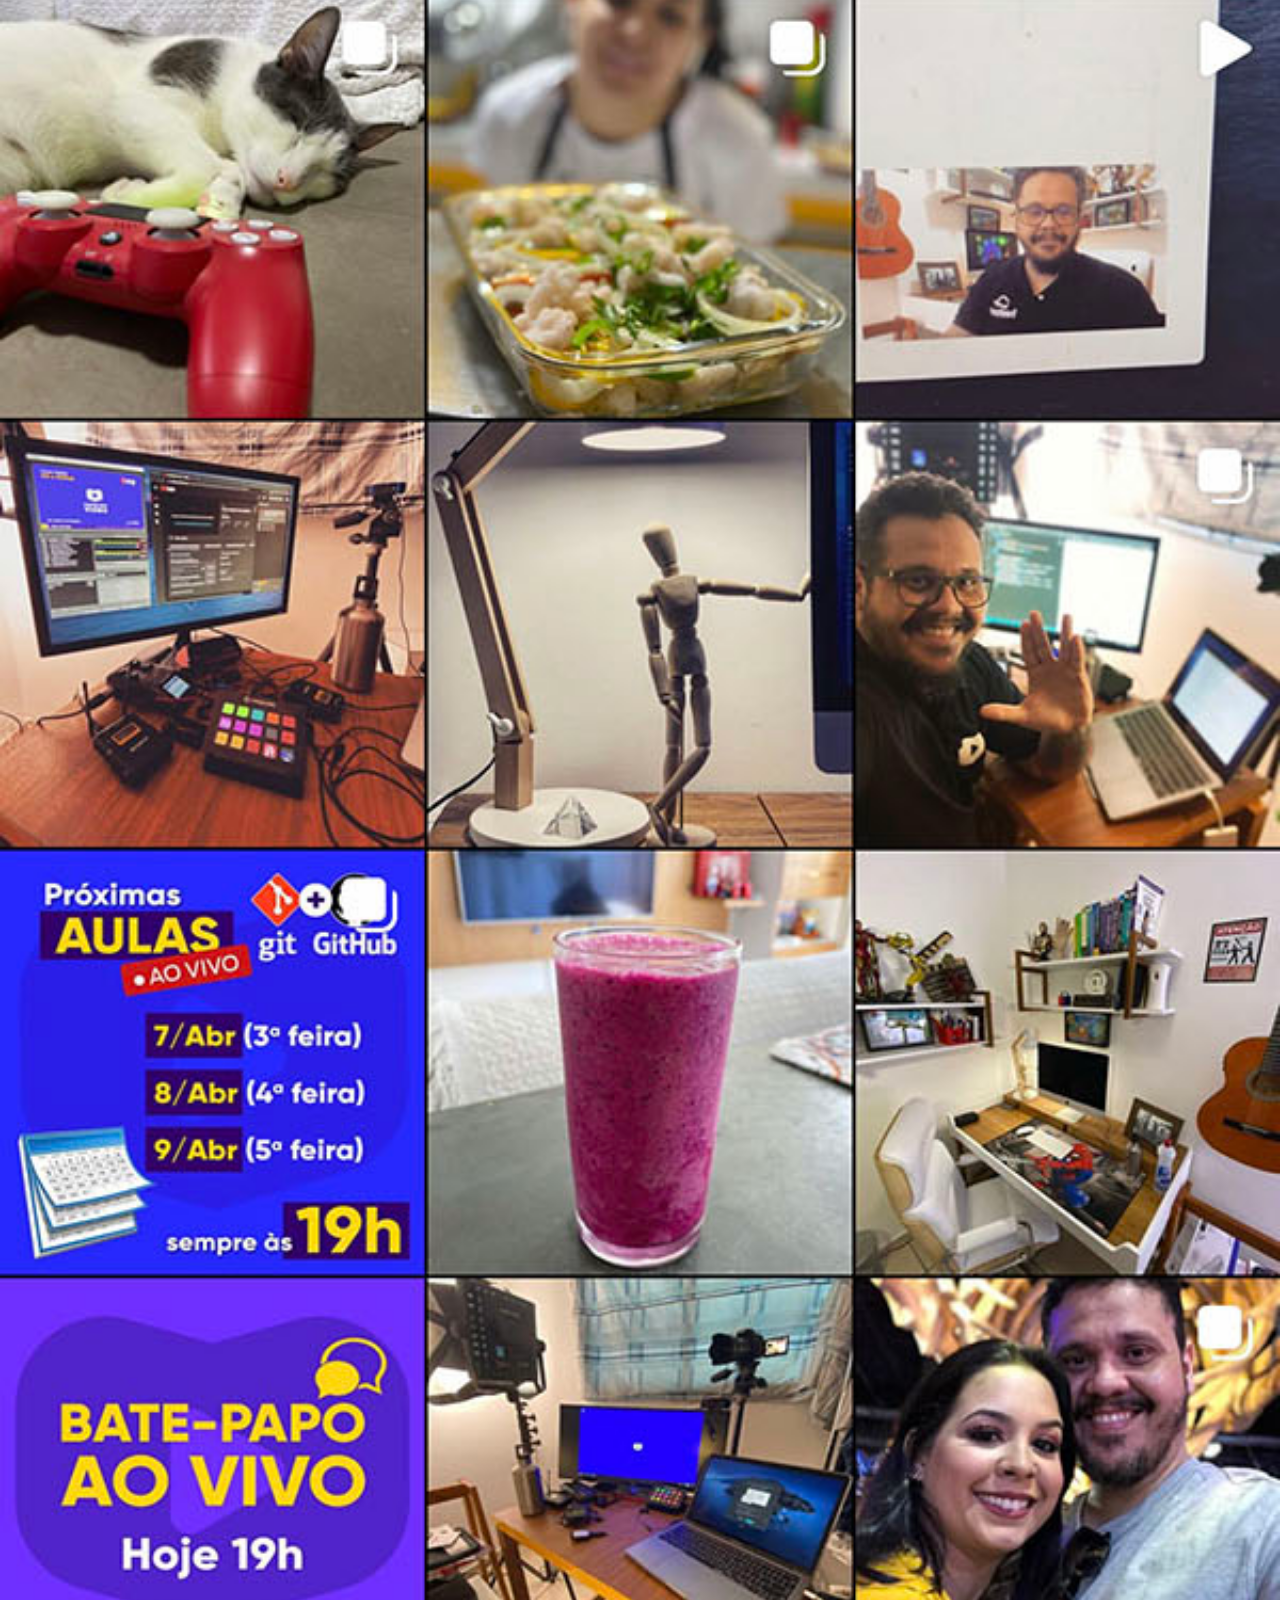
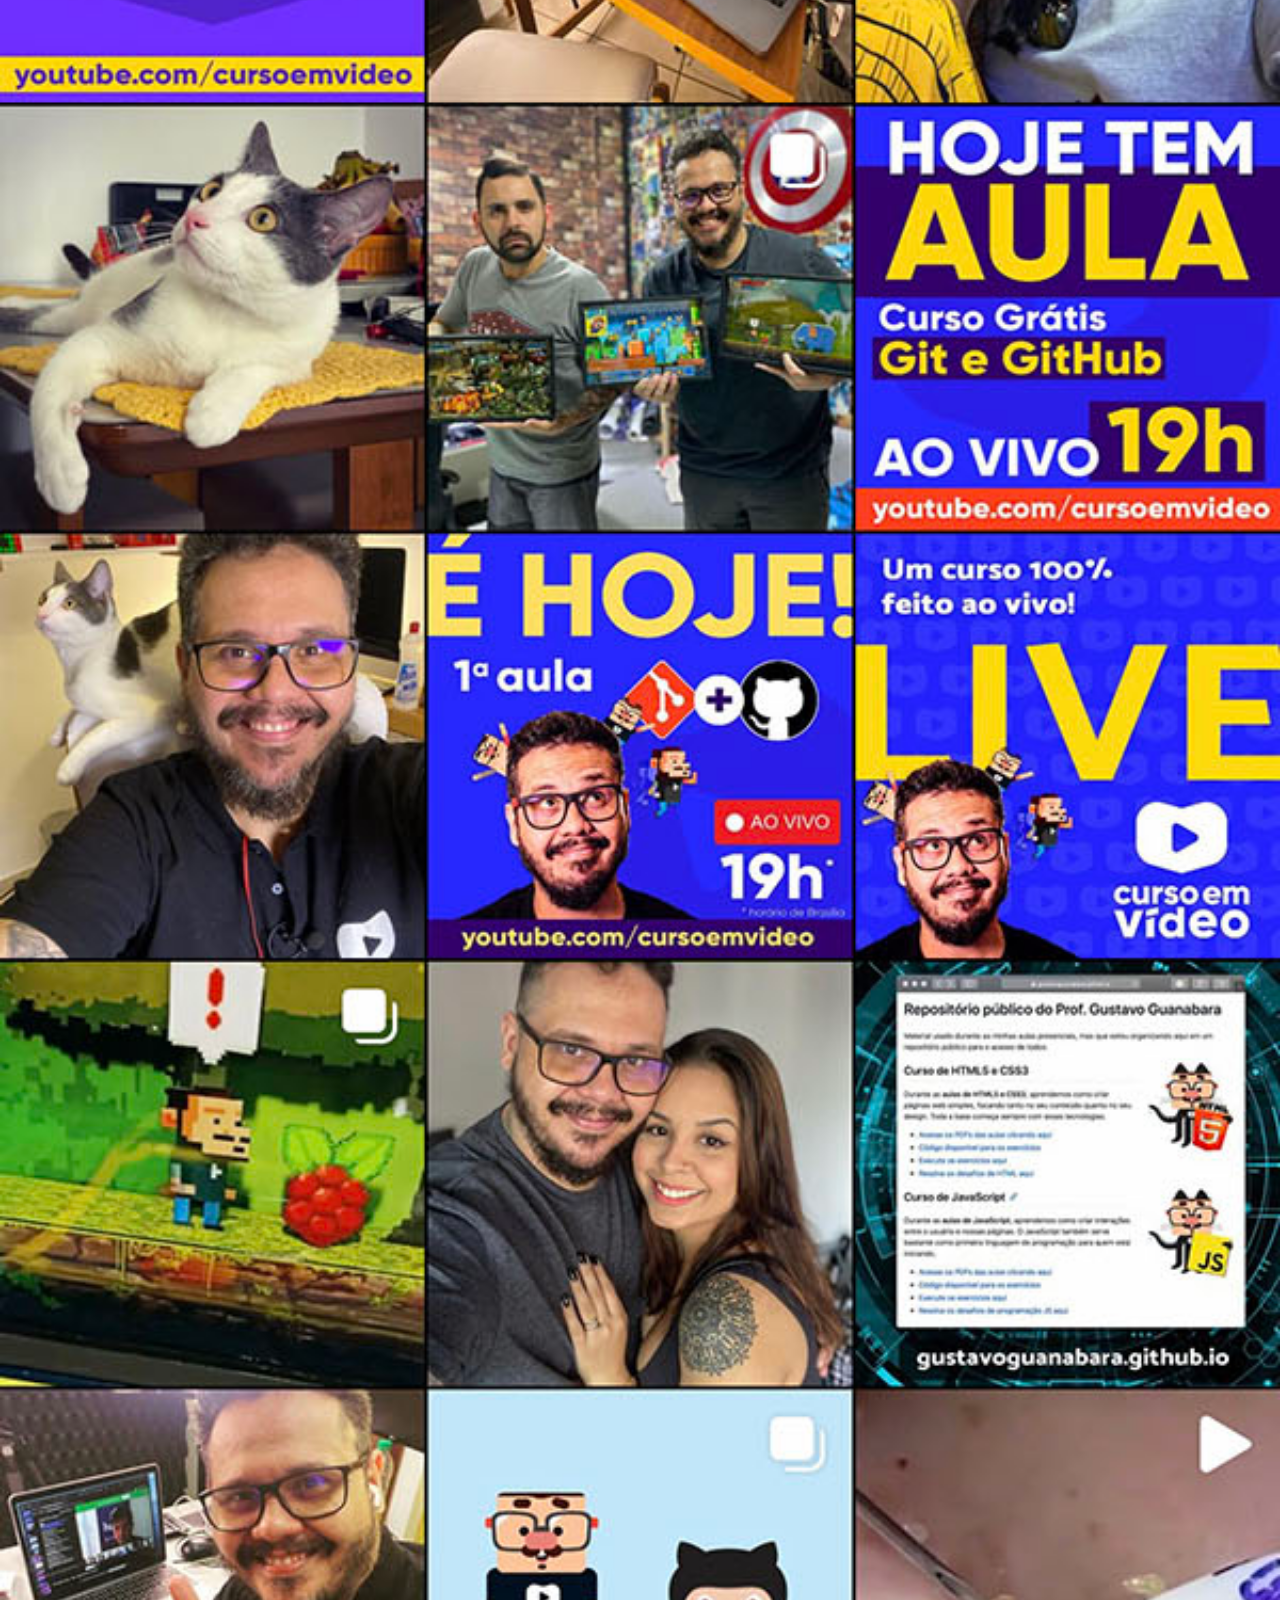
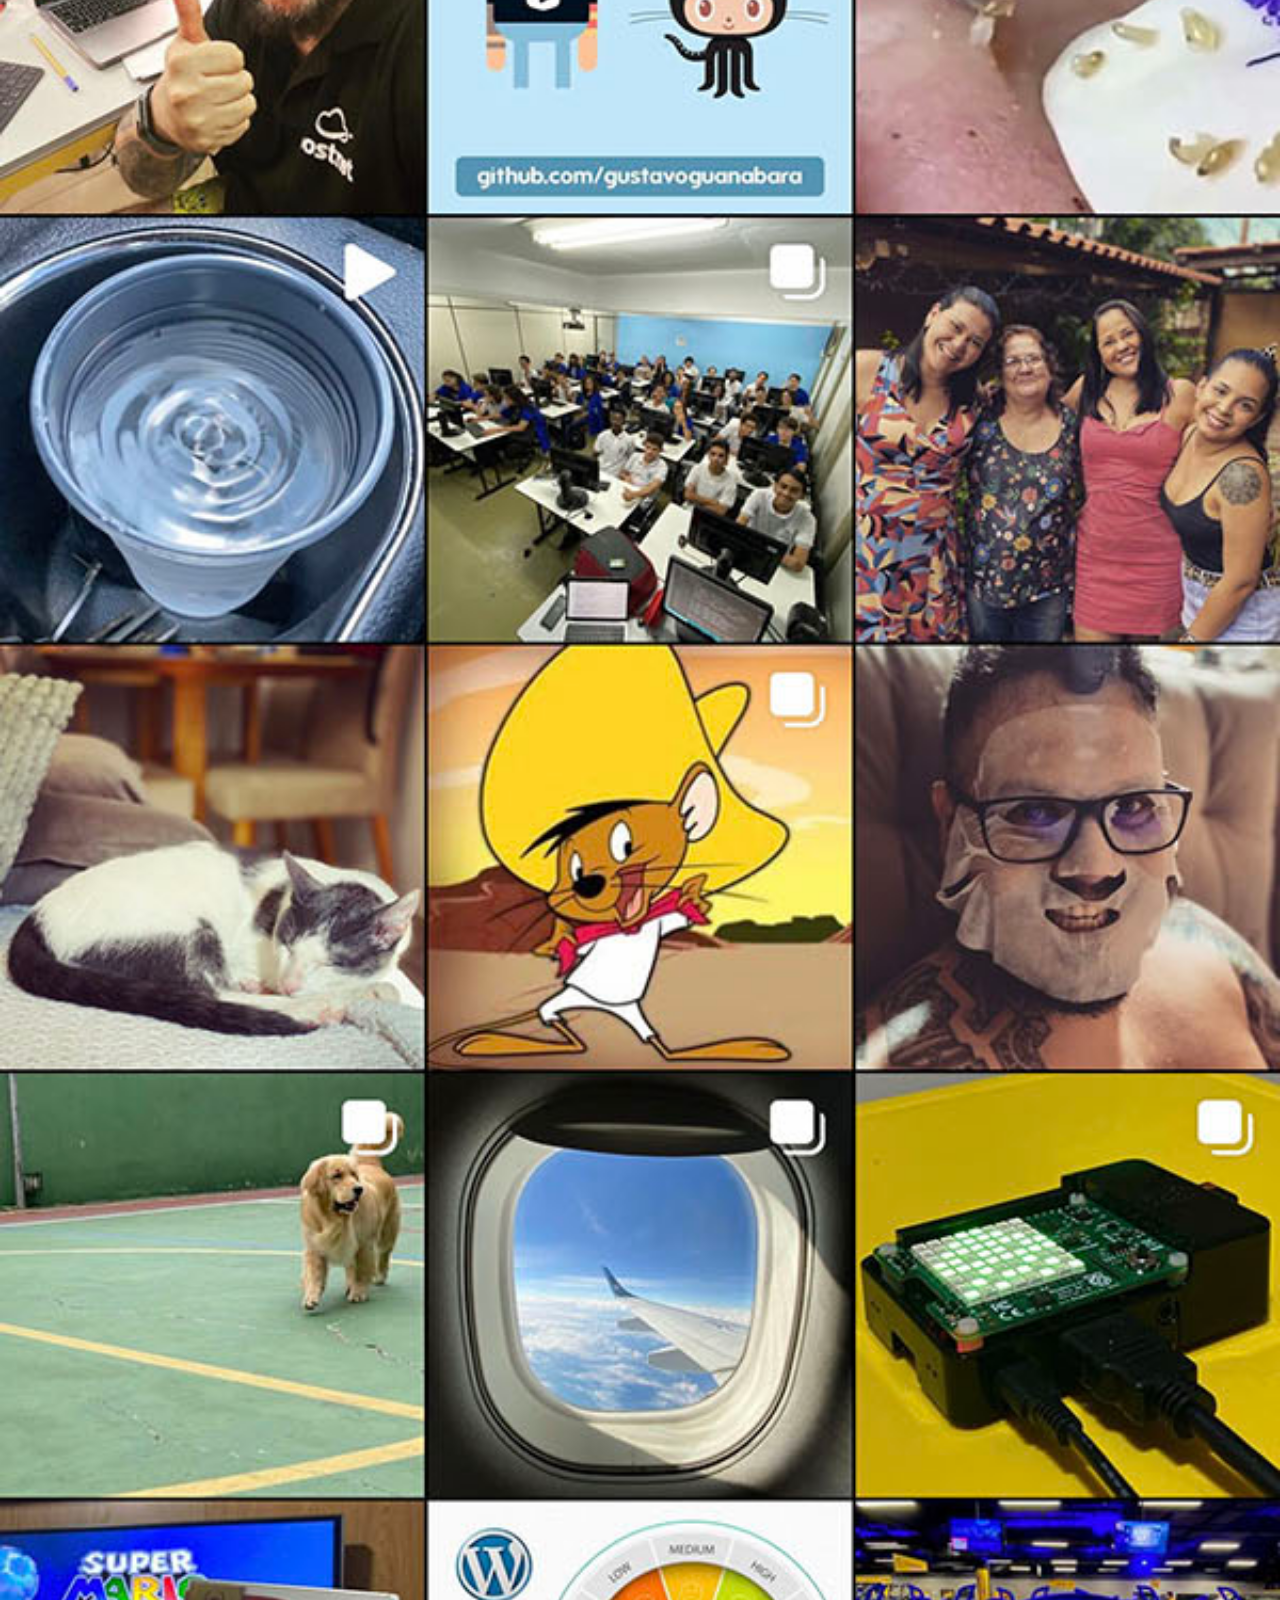
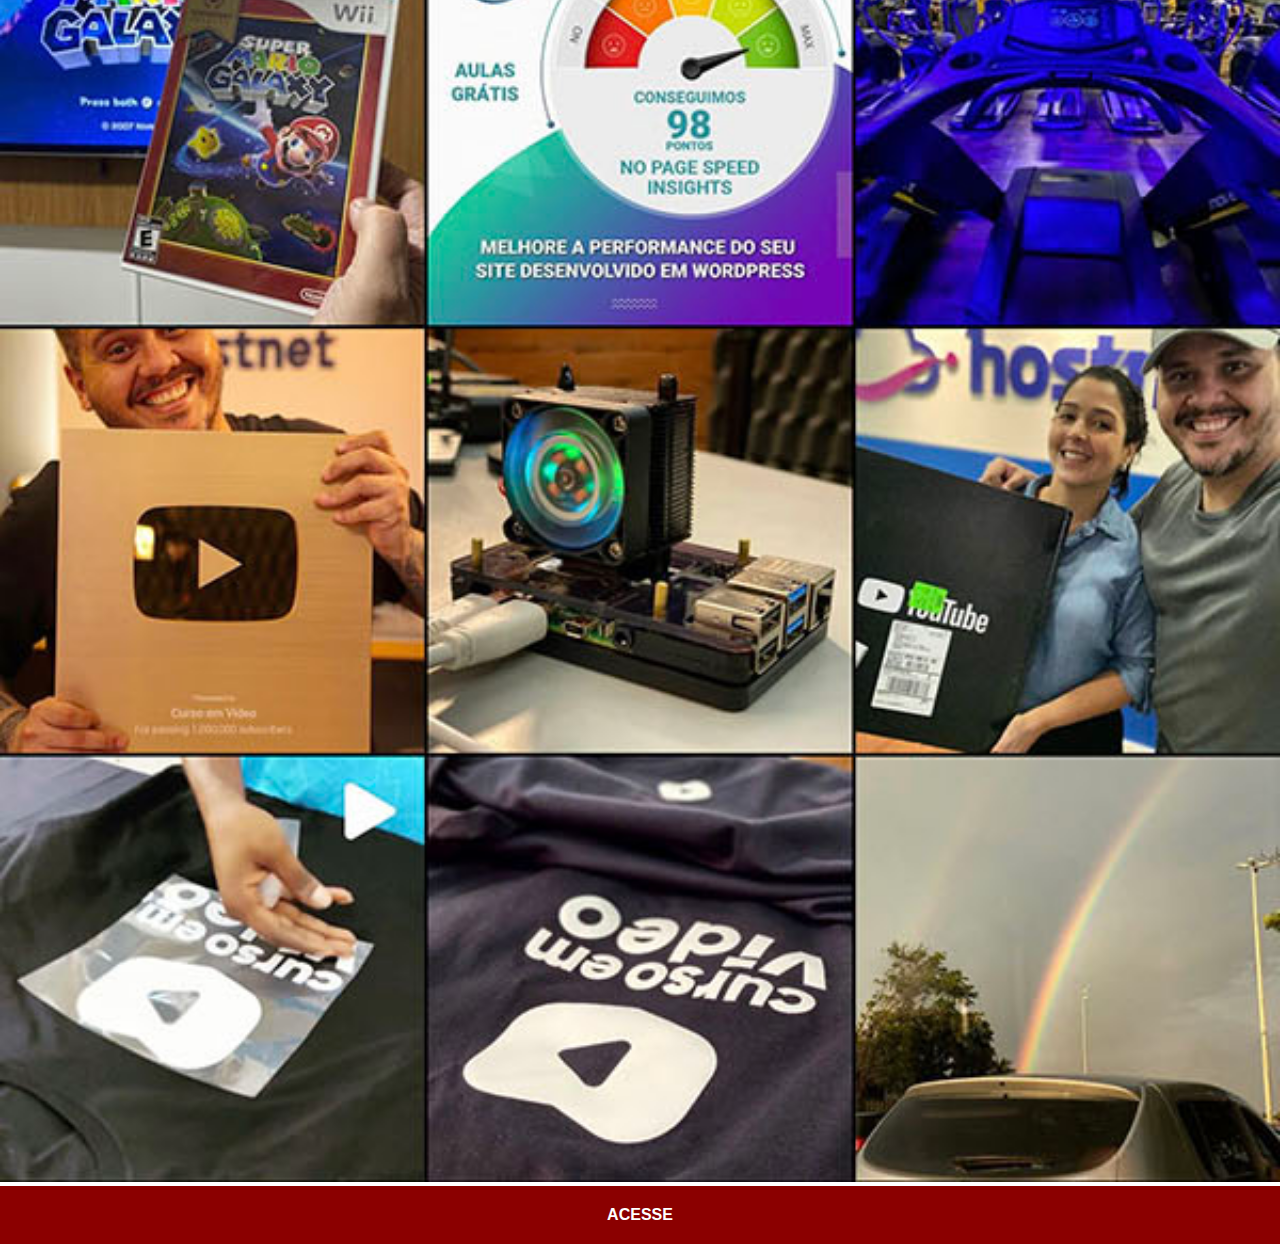
<file: instagrm.html>
<!DOCTYPE html>
<html lang="pt-br">
<head>
    <meta charset="UTF-8">
    <meta name="viewport" content="width=device-width, initial-scale=1.0">
    <title>Instagram</title>
    <link rel="stylesheet" href="estilos/social.css">
</head>
<body>
    <img src="imagens/tela-instagram.jpg" alt="Instagram">
    <a href="https://www.instagram.com/gustavoguanabara/" target="_blank">ACESSE</a>
</body>
</html>
</file>
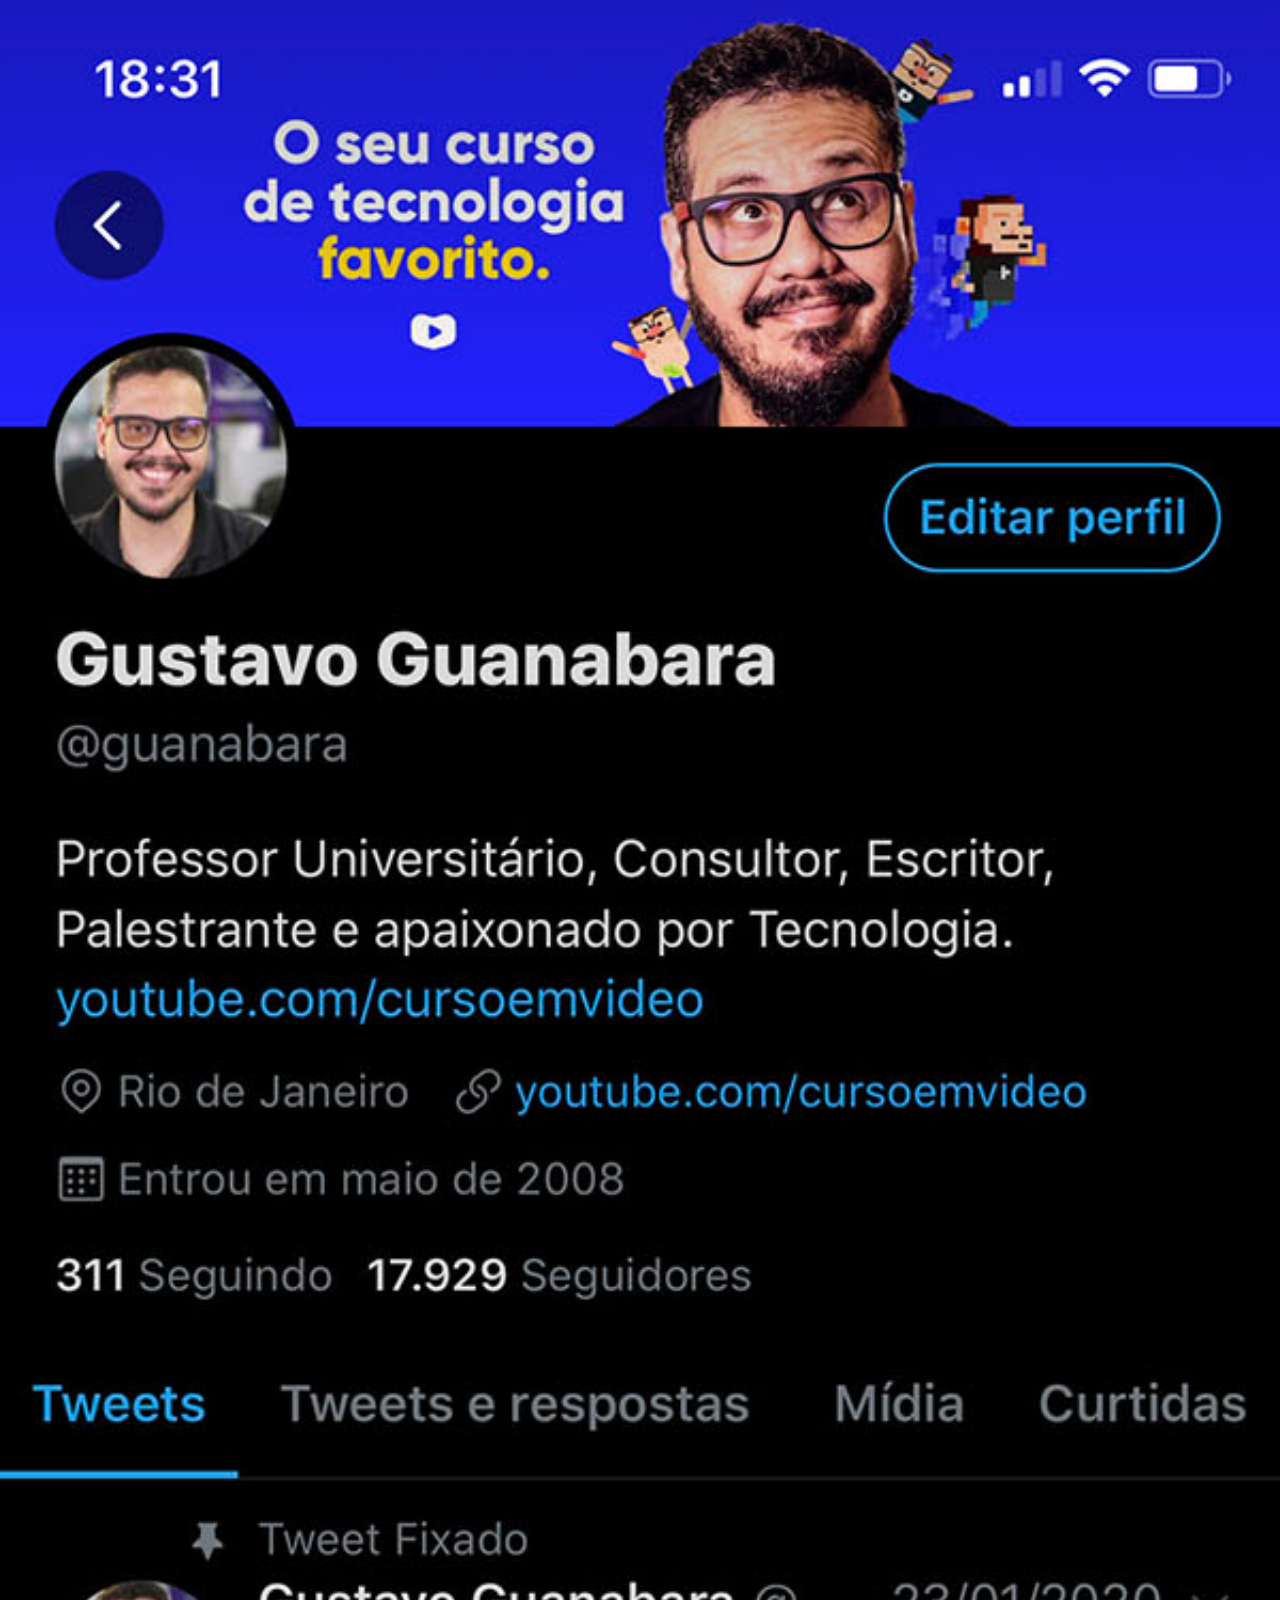
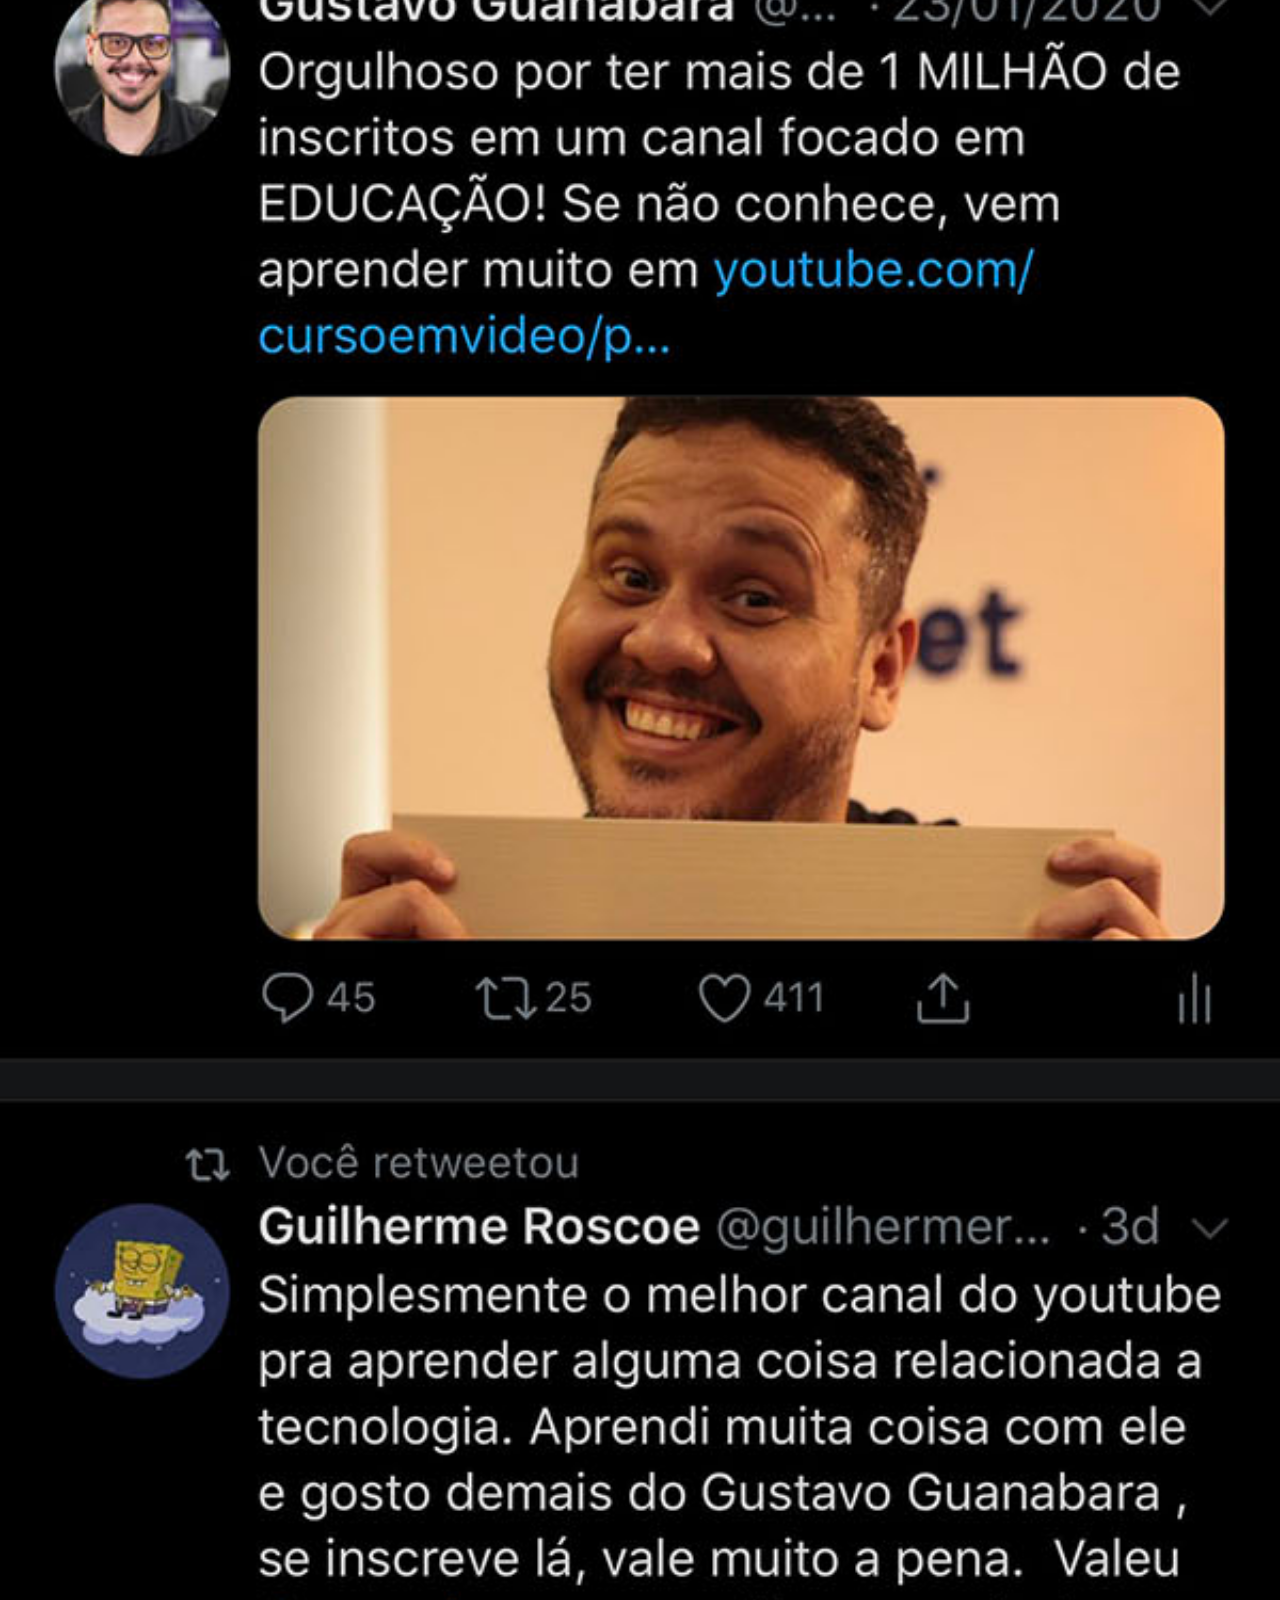
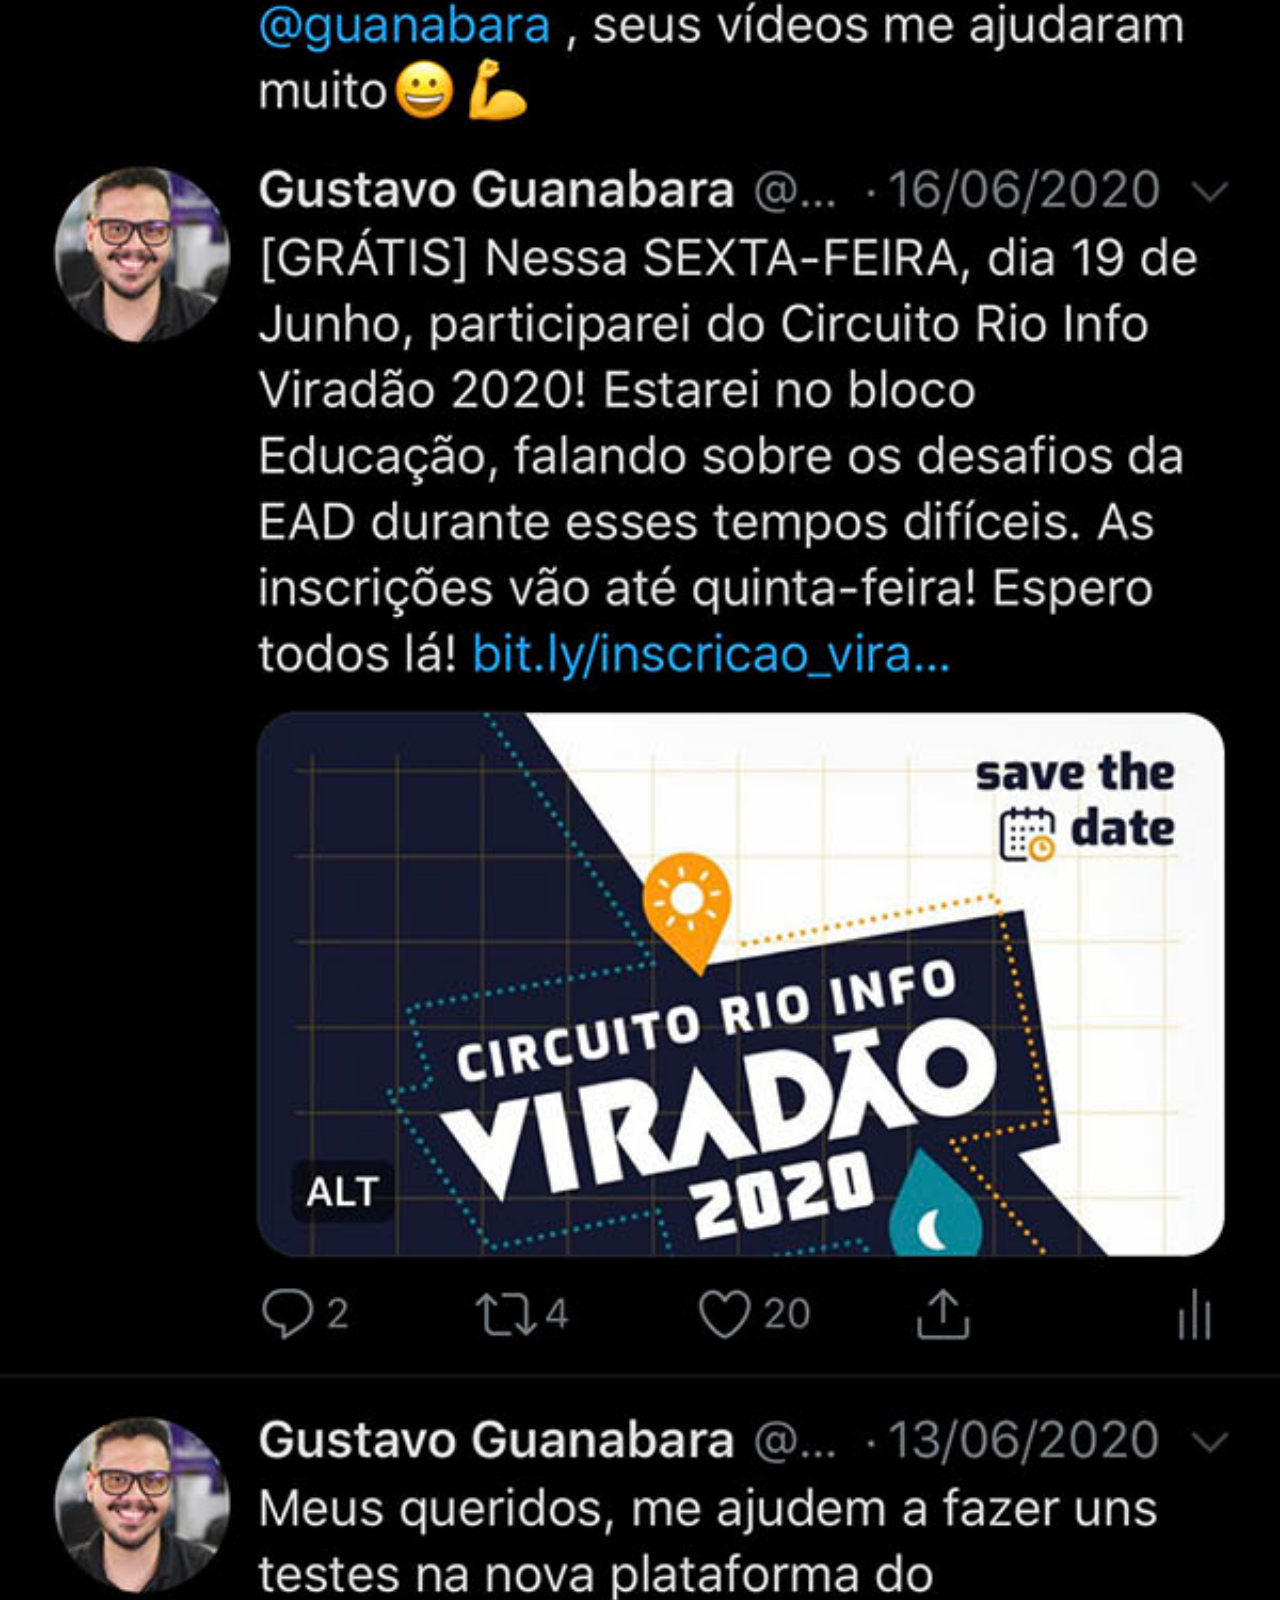
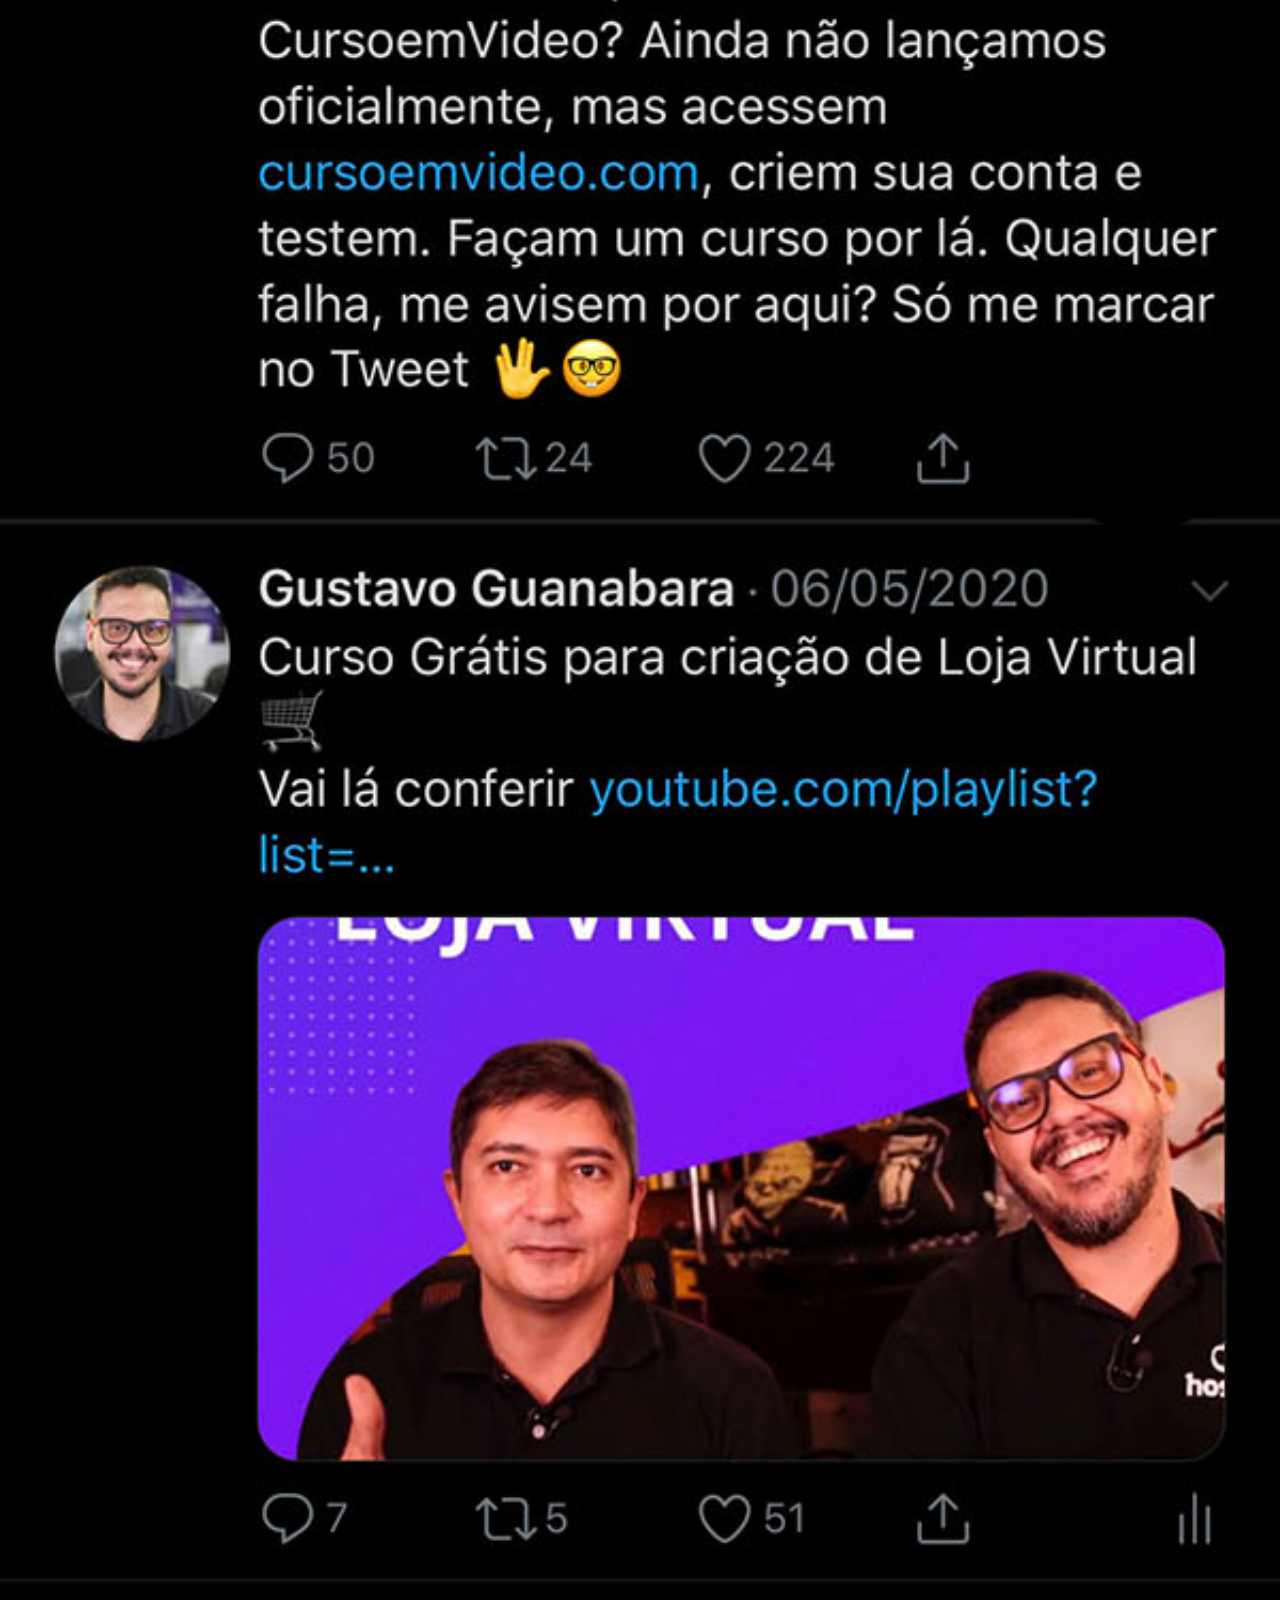
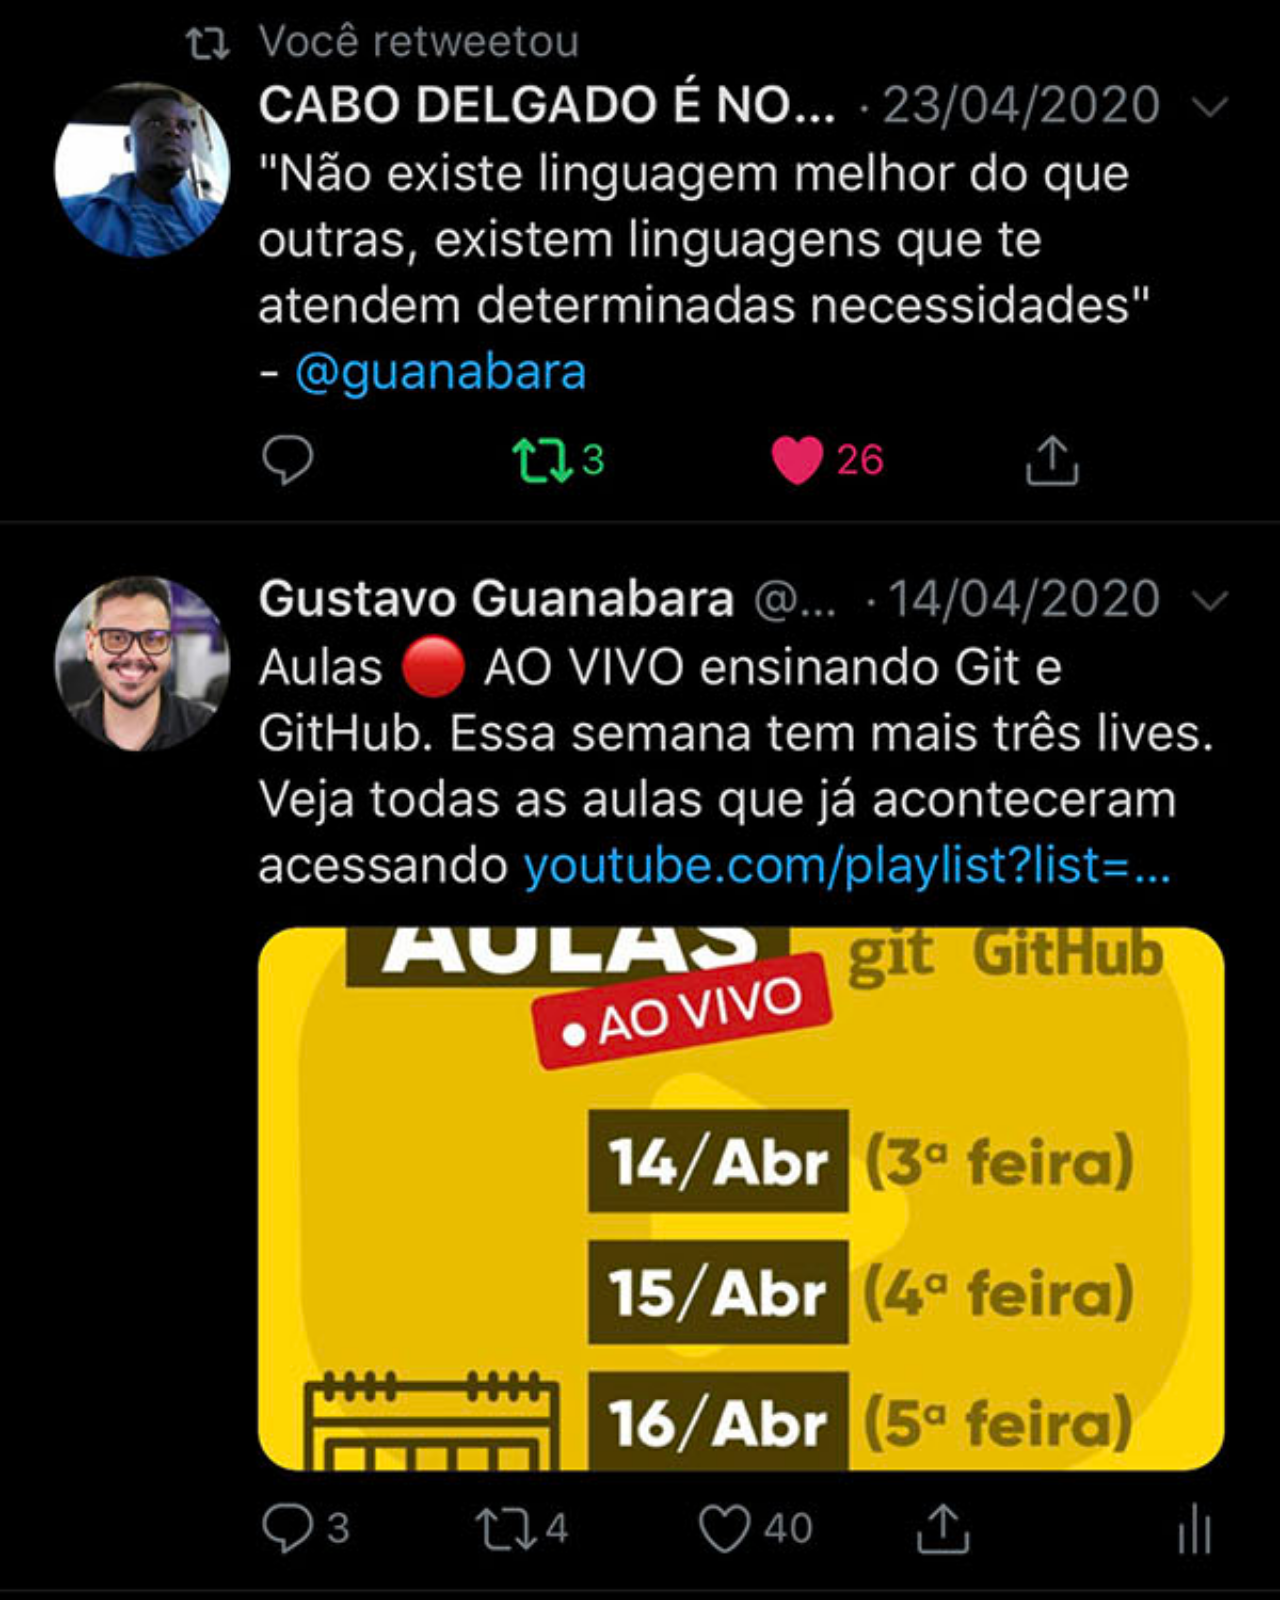
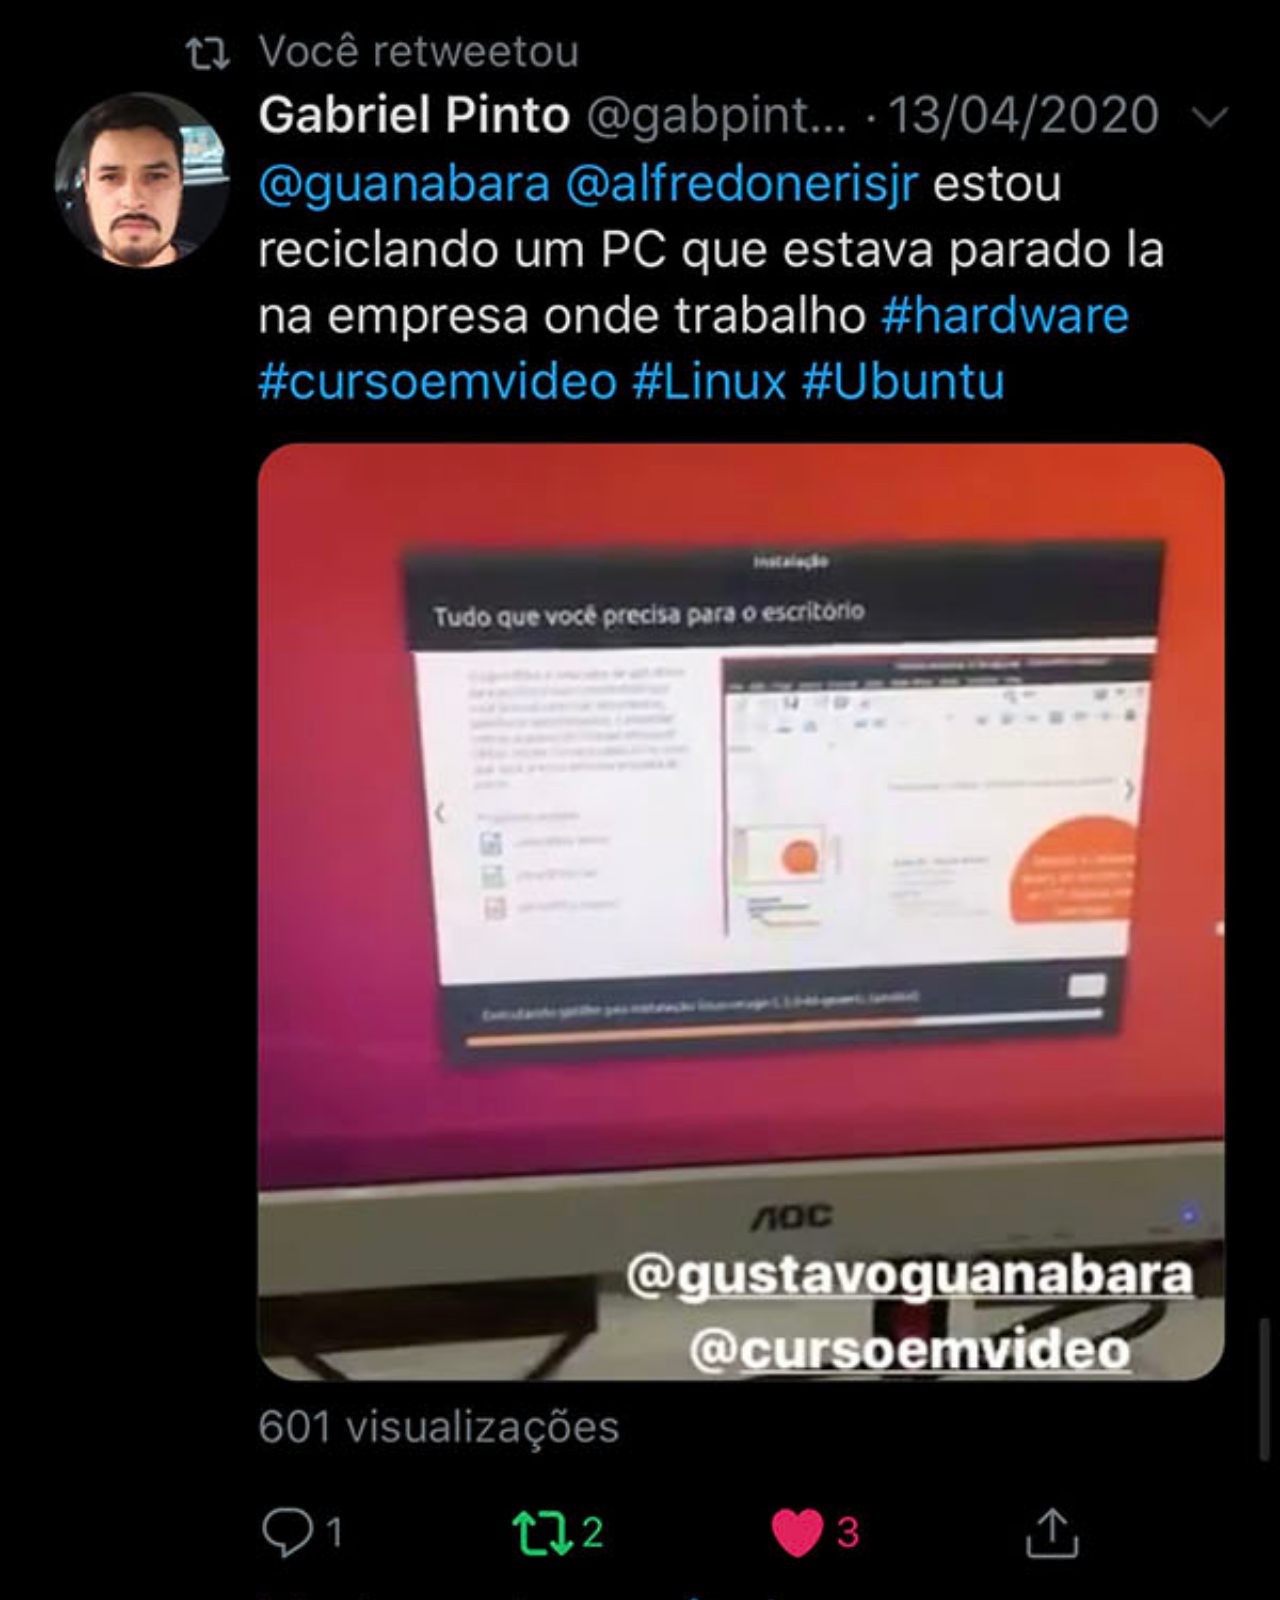
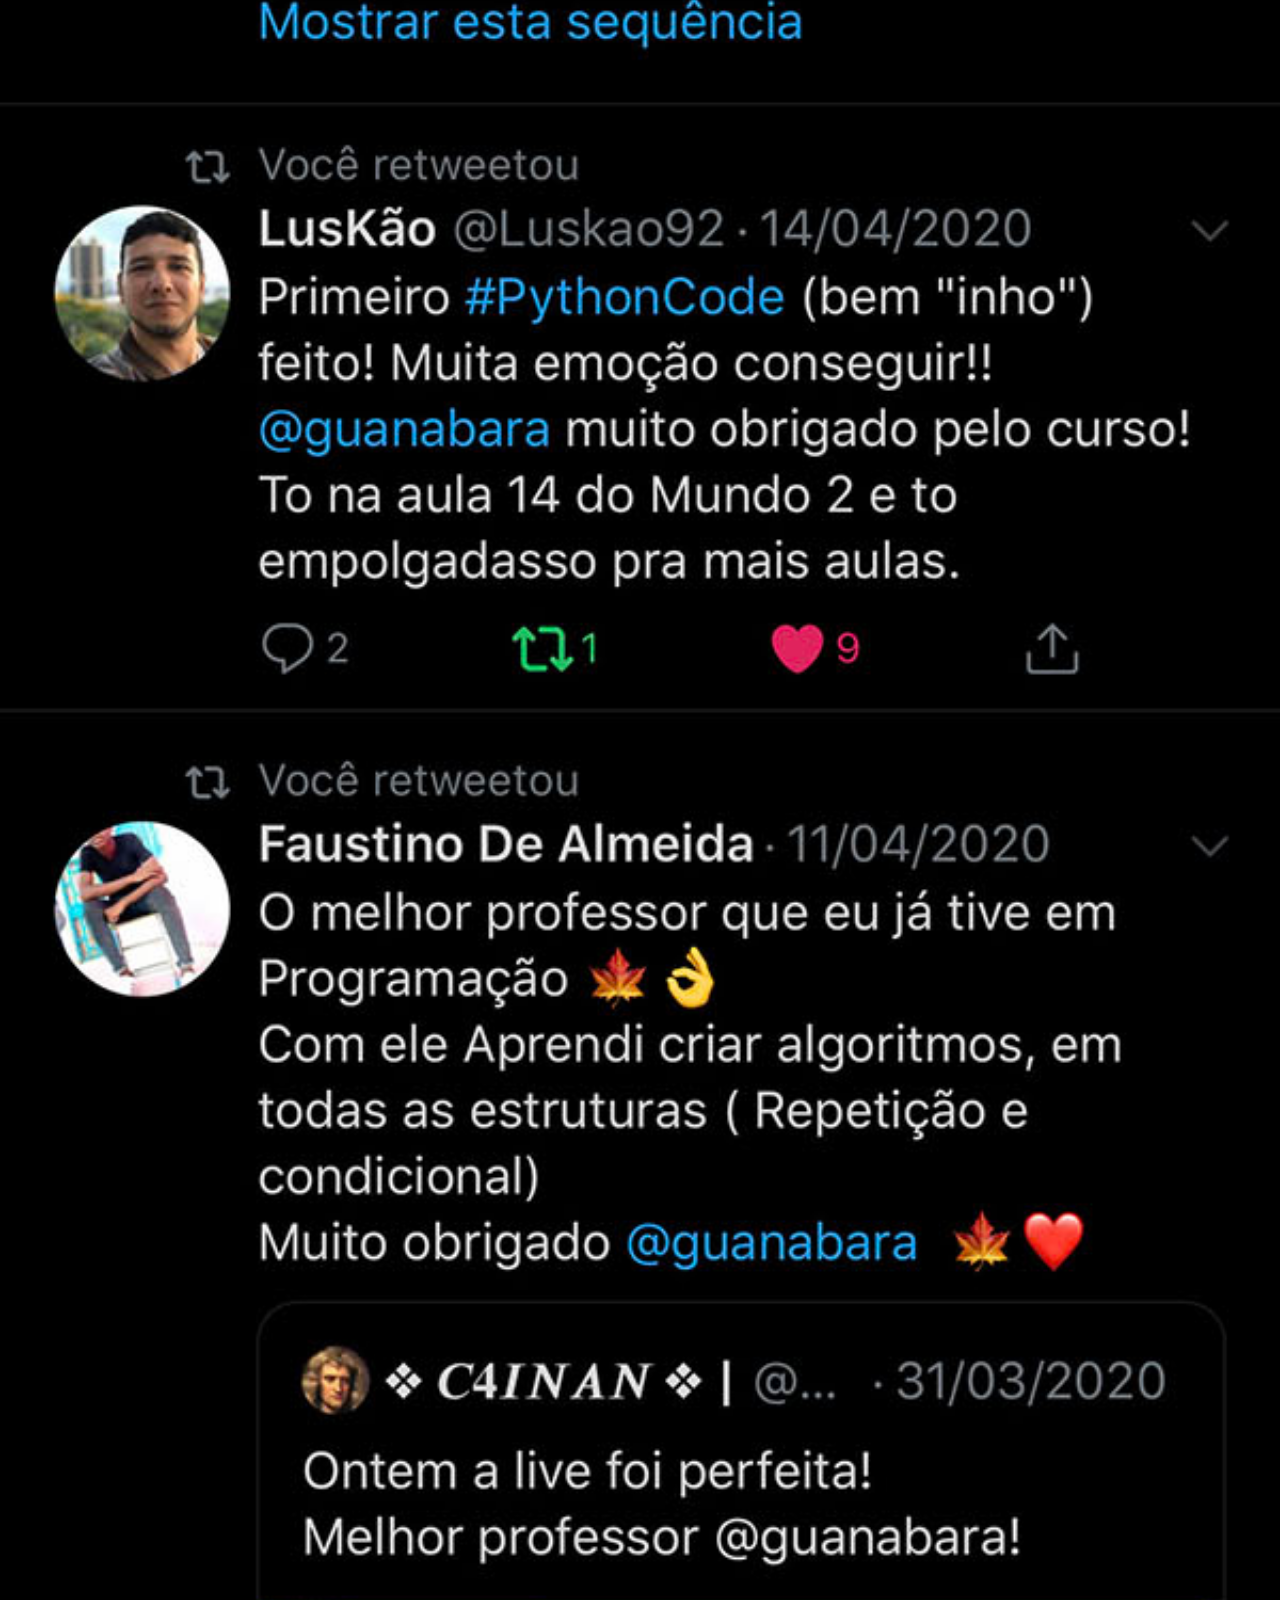
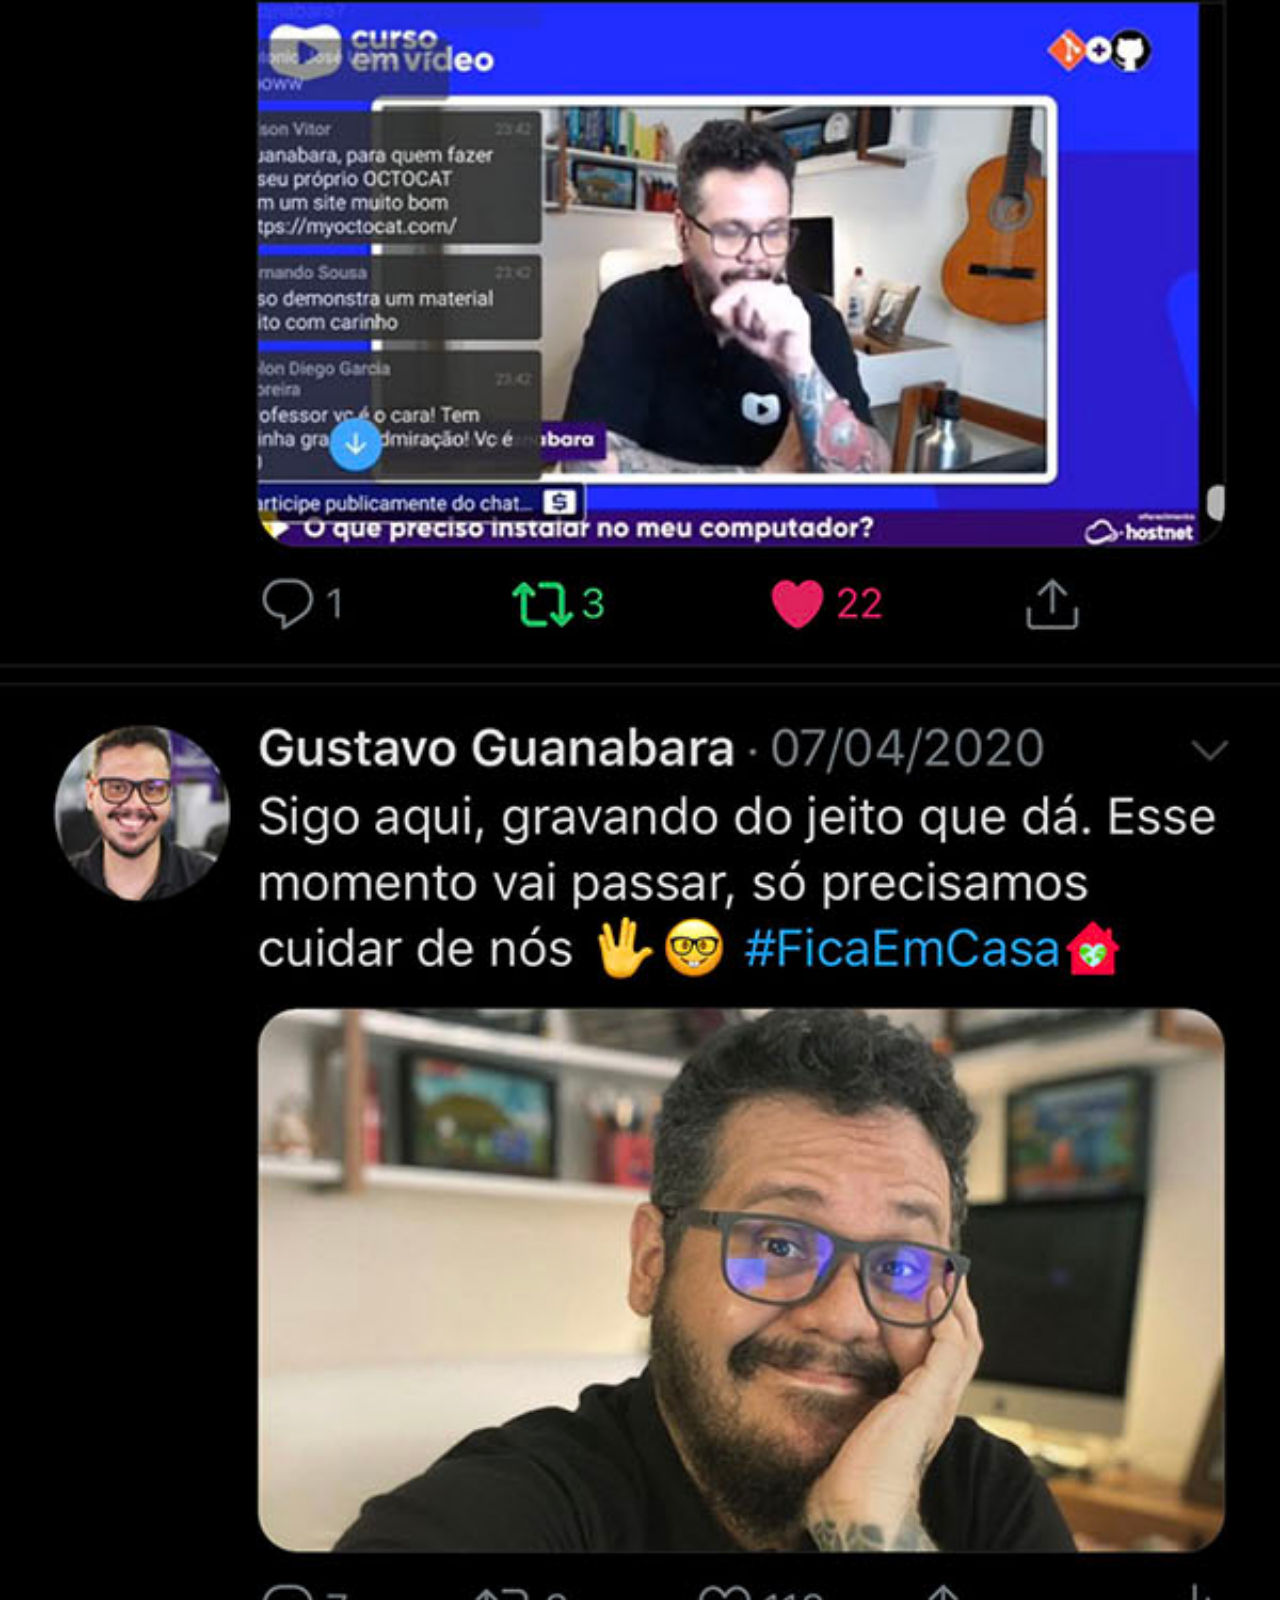
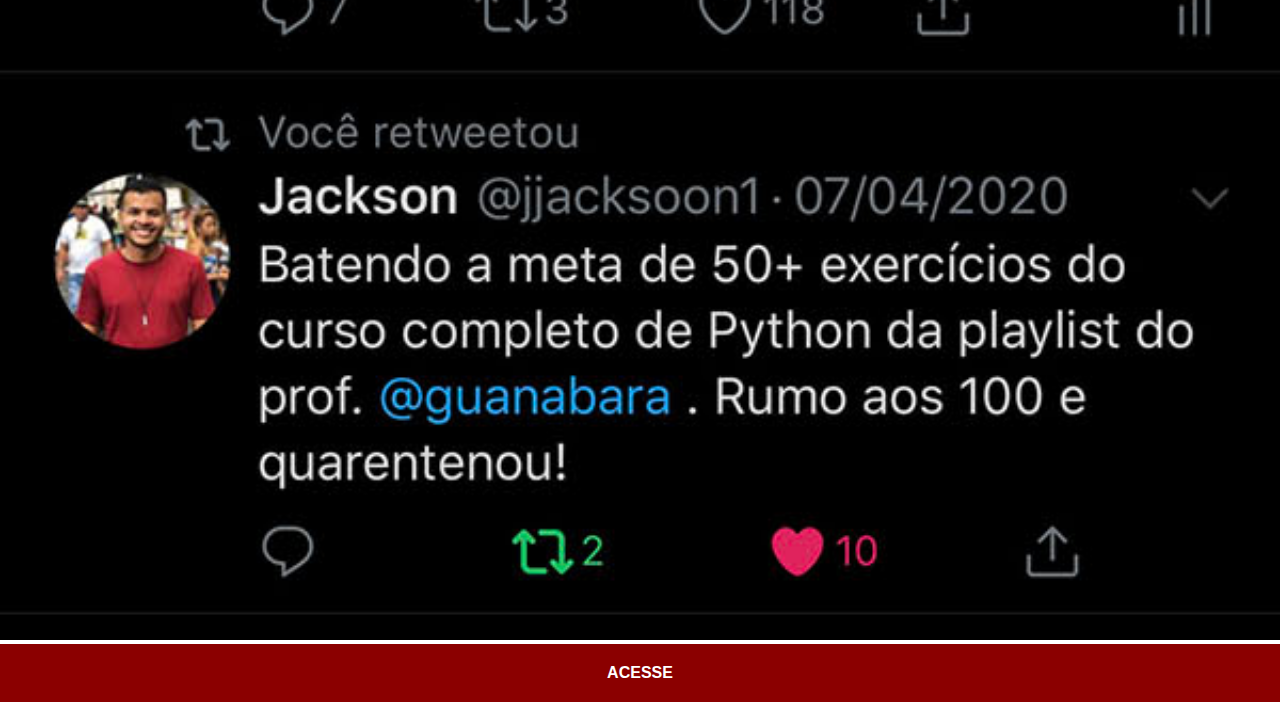
<file: twitter.html>
<!DOCTYPE html>
<html lang="pt-br">
<head>
    <meta charset="UTF-8">
    <meta name="viewport" content="width=device-width, initial-scale=1.0">
    <title>Twitter</title>
    <link rel="stylesheet" href="estilos/social.css">
</head>
<body>
    <img src="imagens/tela-twitter.jpg" alt="Twitter">
    <a href="https://x.com/guanabara" target="_blank">ACESSE</a>
</body>
</html>
</file>
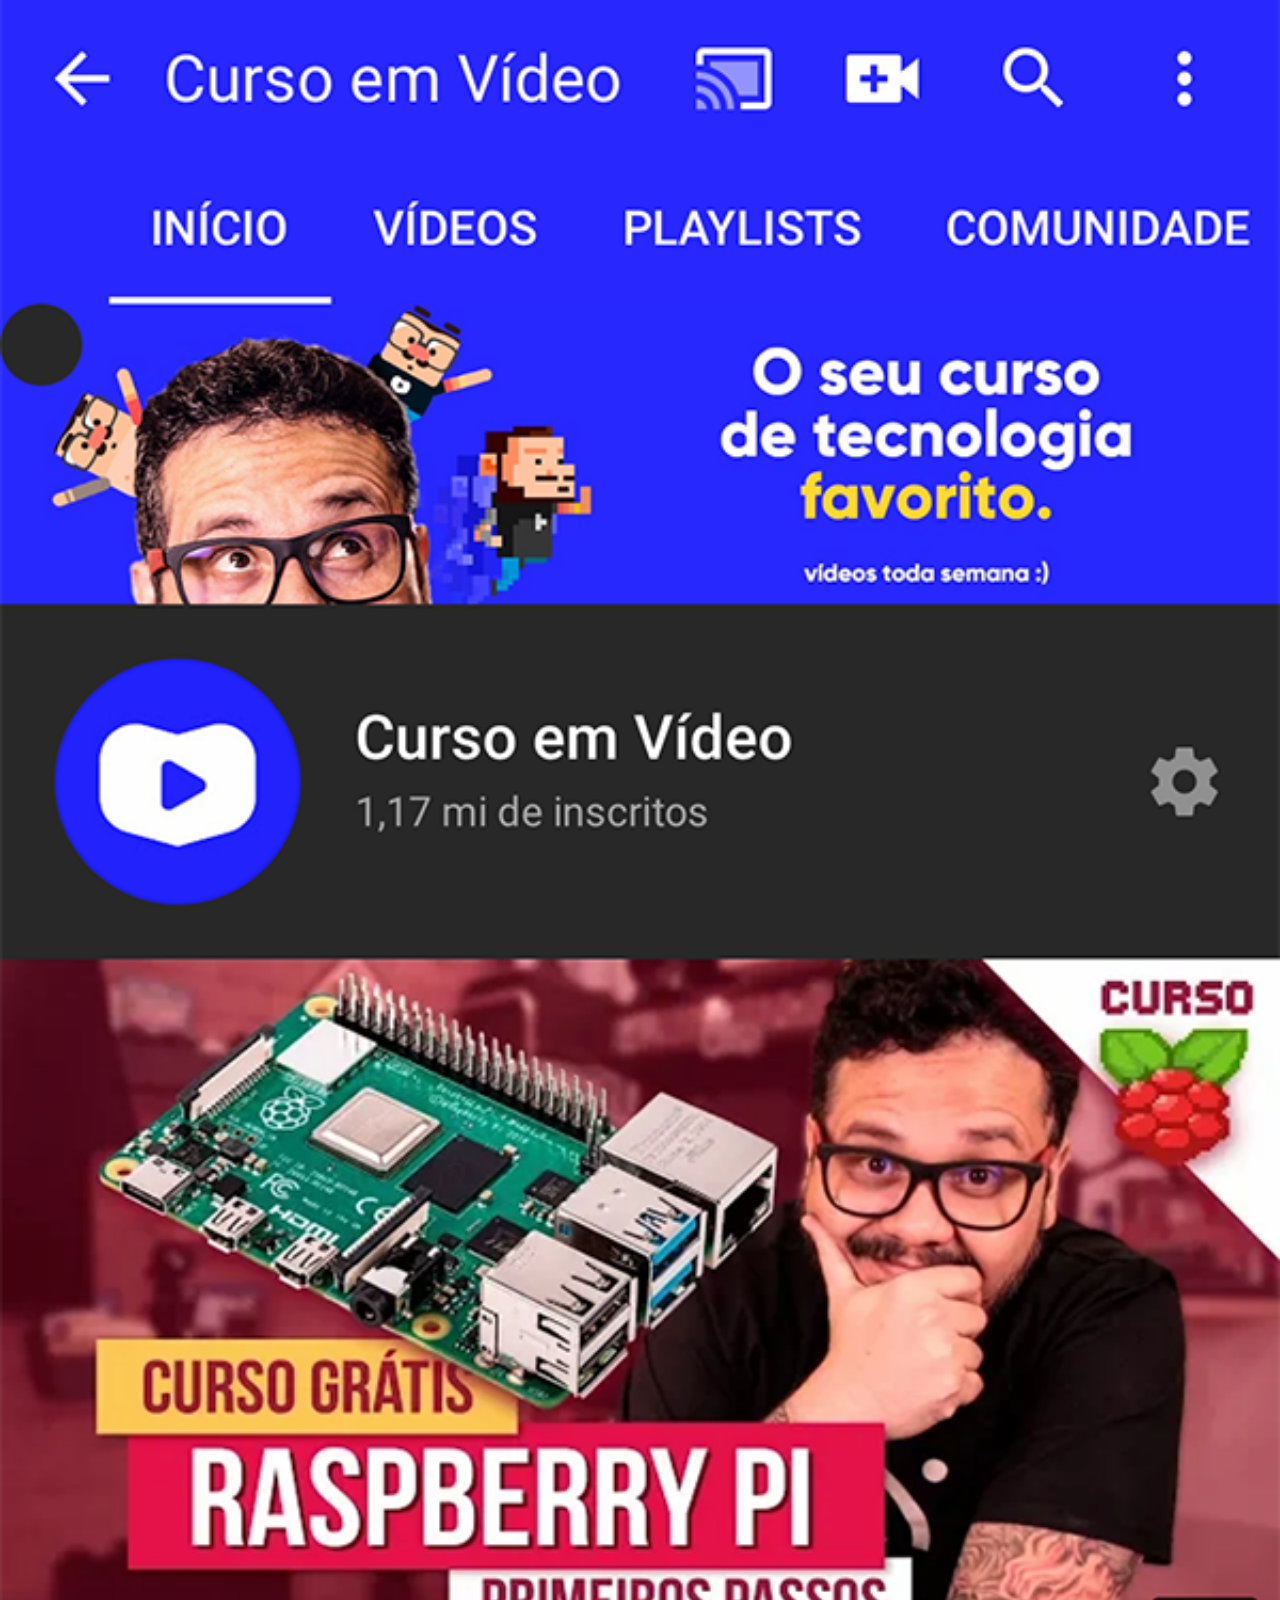
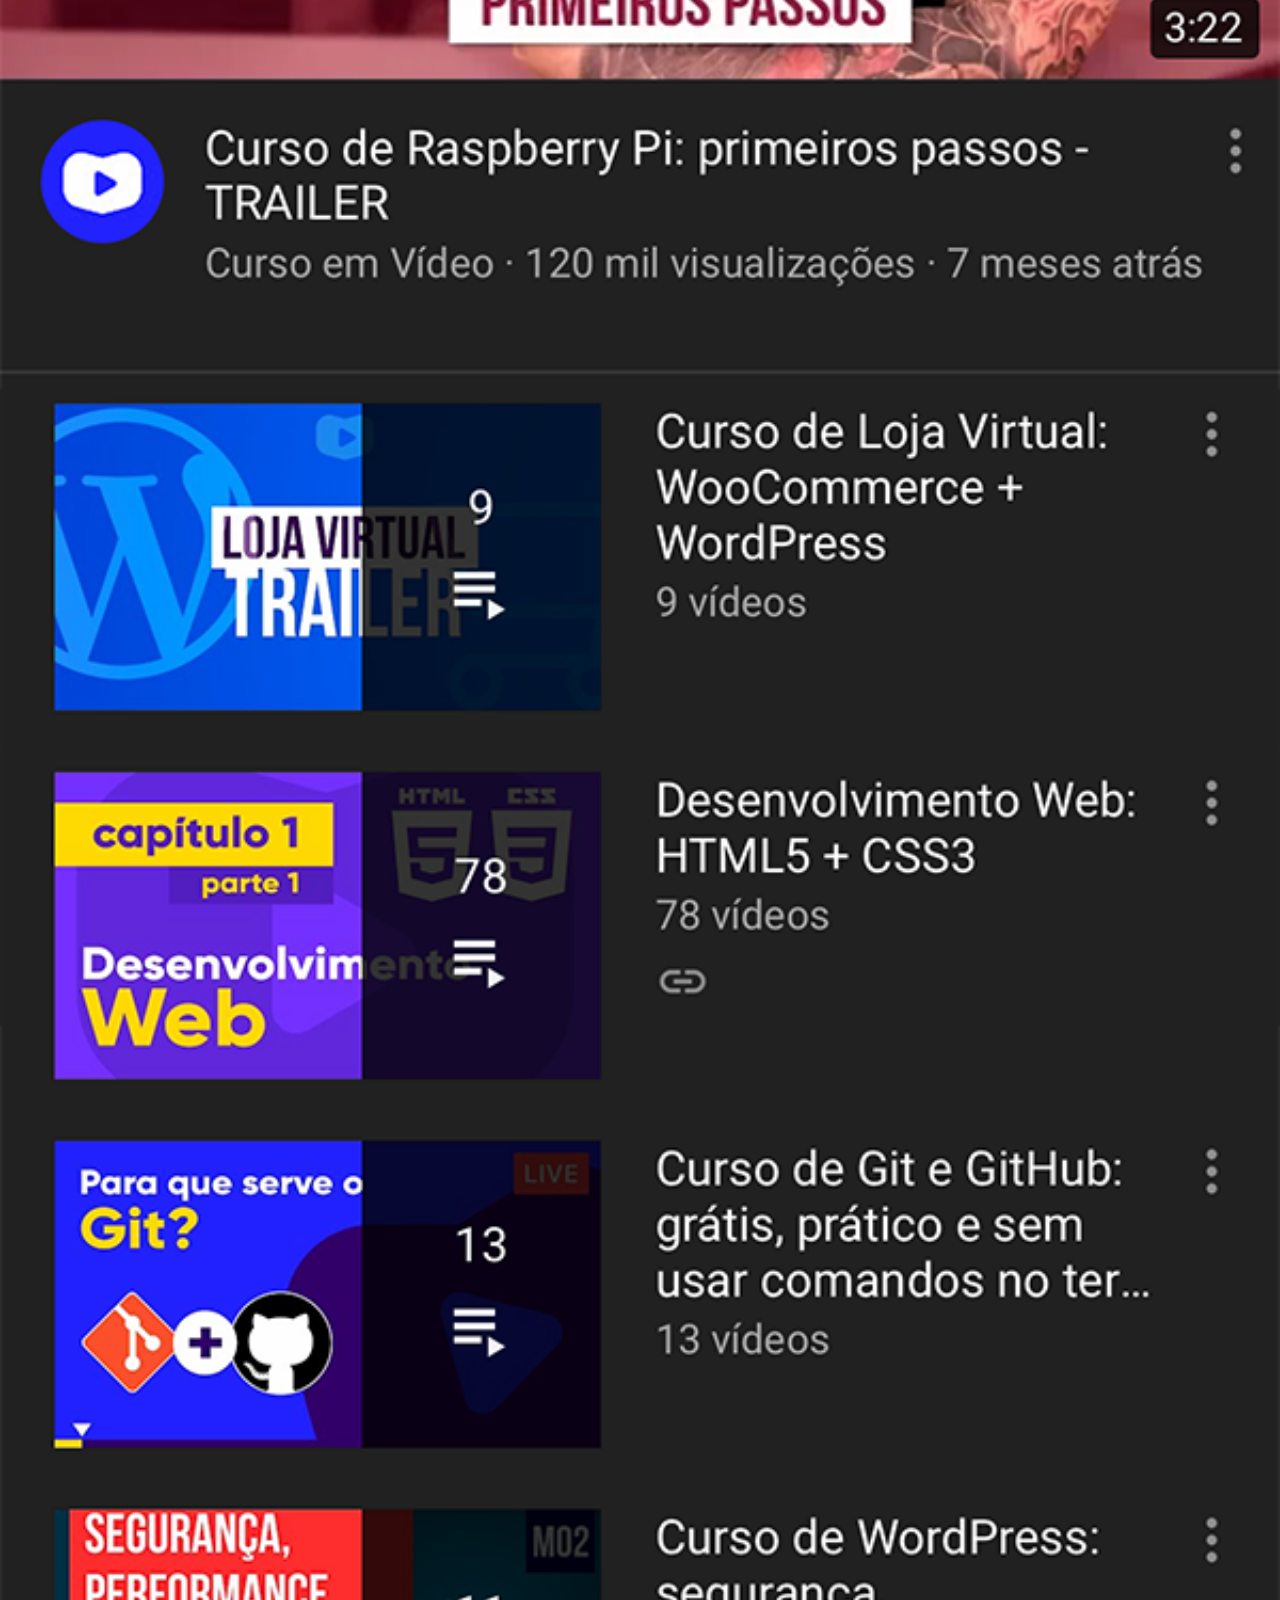
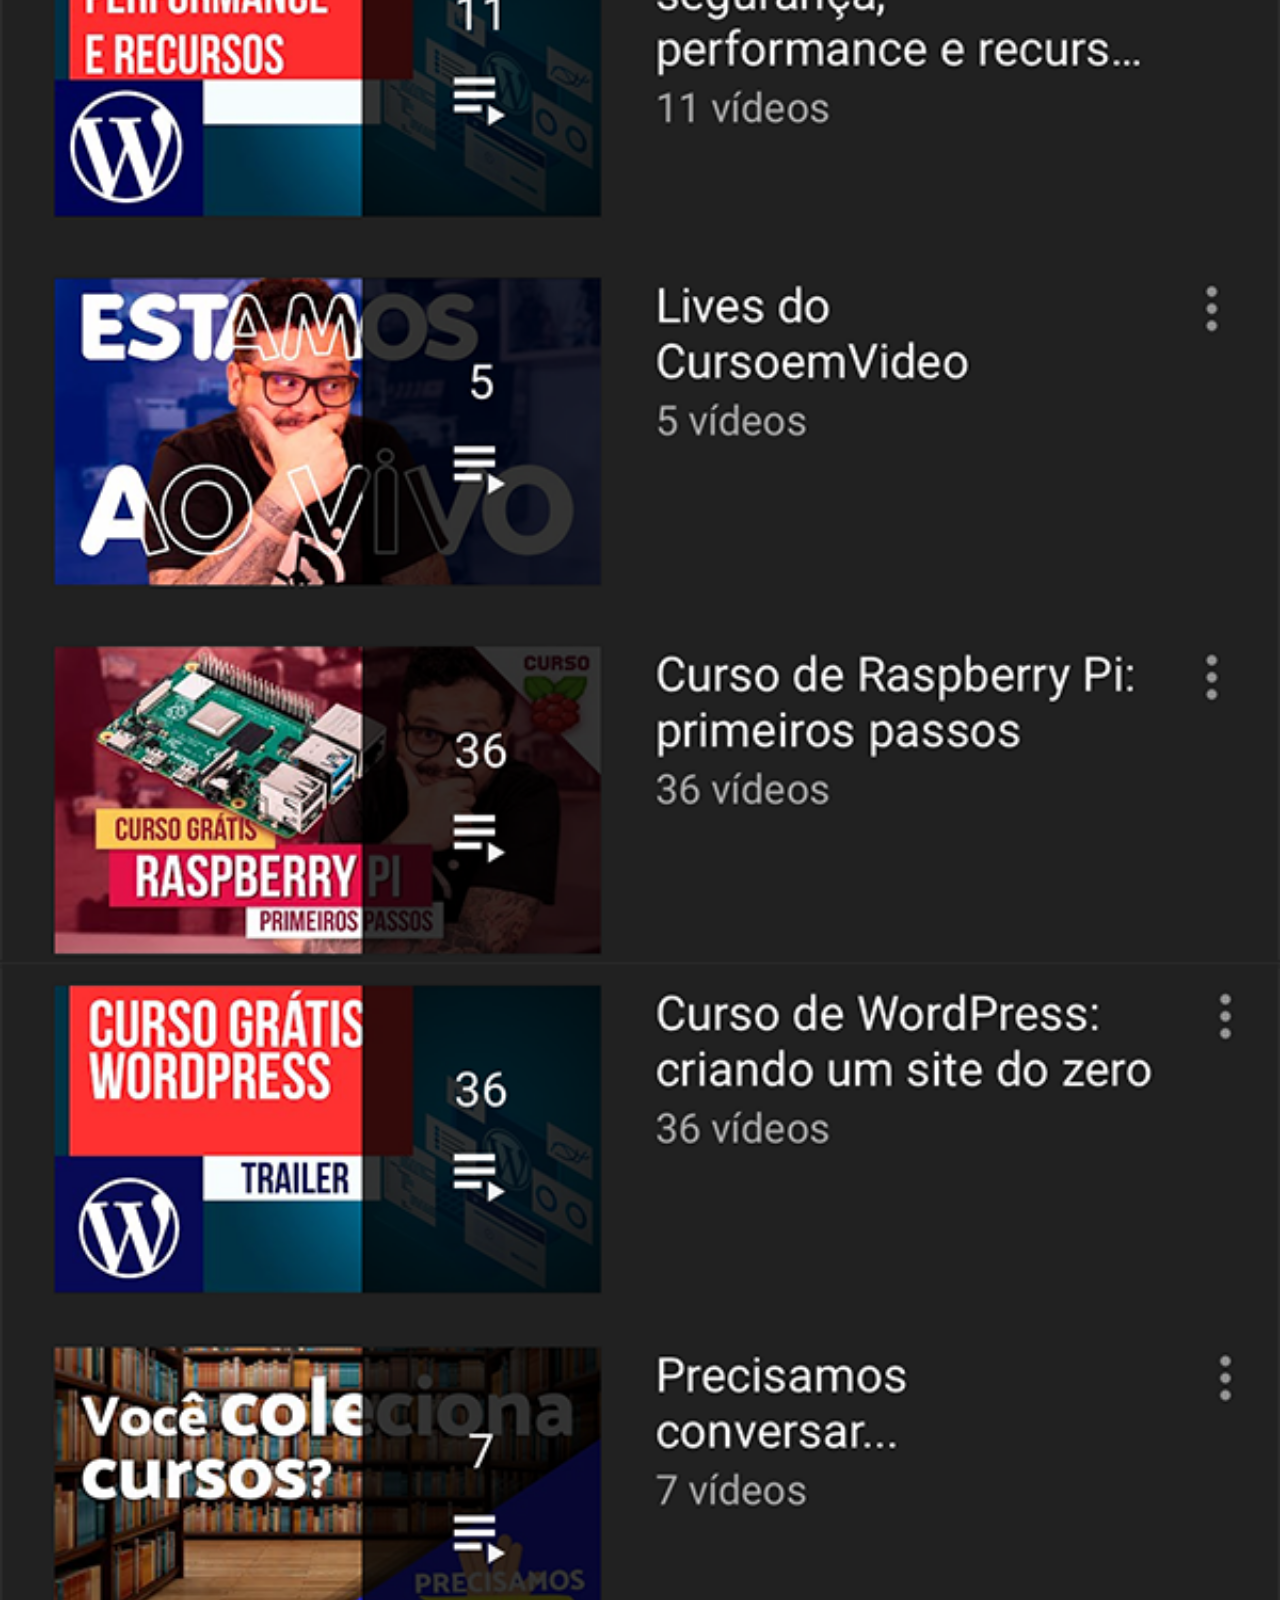
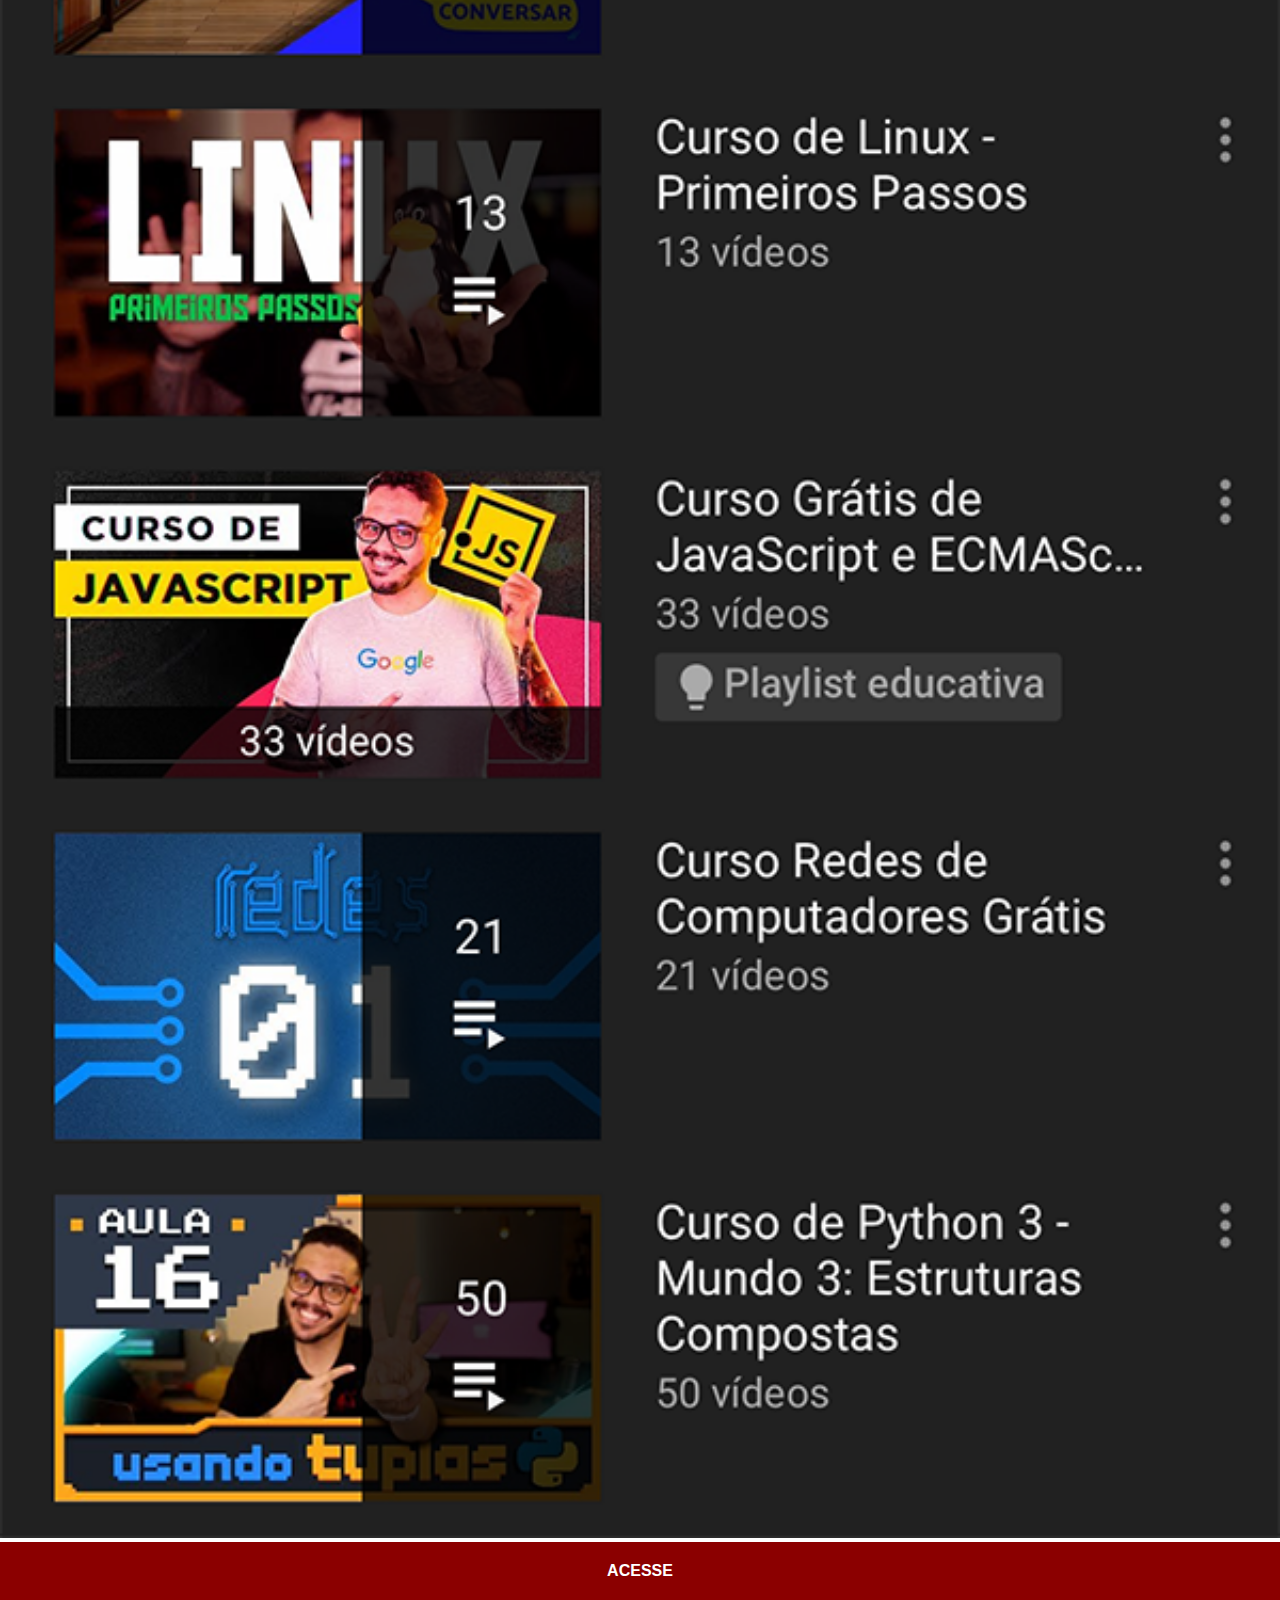
<file: youtube.html>
<!DOCTYPE html>
<html lang="pt-br">
<head>
    <meta charset="UTF-8">
    <meta name="viewport" content="width=device-width, initial-scale=1.0">
    <title>Youtube</title>
    <link rel="stylesheet" href="estilos/social.css">
</head>
<body>
    <img src="imagens/tela-youtube.png" alt="Youtube">
    <a href="https://www.youtube.com/c/CursoemV%C3%ADdeo/playlists" target="_blank">ACESSE</a>
</body>
</html>
</file>
<file: estilos/style.css>
*{
    margin: 0px;
    padding: 0px;
    font-family: Arial, Helvetica, sans-serif;
}

html, body{
    height: 100vh;
    width: 100vw;
    background-color: black;
}

body{
    background: url('../imagens/fundo-madeira.jpg') no-repeat top center;
    background-size: cover;
    background-attachment: fixed;
}

main{
    position: relative;
    height: 100vh;
}

section#telefone{
    position: absolute;
    top: 50%;
    left: 50%;
    transform: translate(-50%, -50%);

    height: 627px;
    width: 311px;
    background:  url('../imagens/frame-iphone.png') no-repeat;
}

iframe#tela{
    position: relative;
    top: 80px;
    left: 22px;
    width: 267px;
    height: 471px;
}

section#redes-sociais{
    text-align: right;
}

section#redes-sociais img{
    width: 50px;
    height: 50px;
    margin: 10px;
    border-radius: 50%;
    box-shadow: 2px 2px 5px rgb(0, 0, 0, 0.400);
}

section#redes-sociais img:hover{
    border: 2px solid rgba(255, 255, 255, 0.637);
    transform: translate(-3px, -3px);
    box-shadow: 5px 5px 10px rgba(0, 0, 0, 0.623);
    transition: transform .3s, border 1s;
}
</file>
<file: estilos/social.css>
*{
    margin: 0px;
    padding: 0px;
    font-family: Arial, Helvetica, sans-serif;
}

::-webkit-scrollbar{
    width: 0px;
    height: 0px;
}

img{
    width: 100vw;
}

a{
    display: block;
    background-color: darkred;
    color: white;
    padding: 20px;
    text-align: center;
    font-weight: bolder;
    text-decoration: none;
}

a:hover{
    background-color: red;
}
</file>
